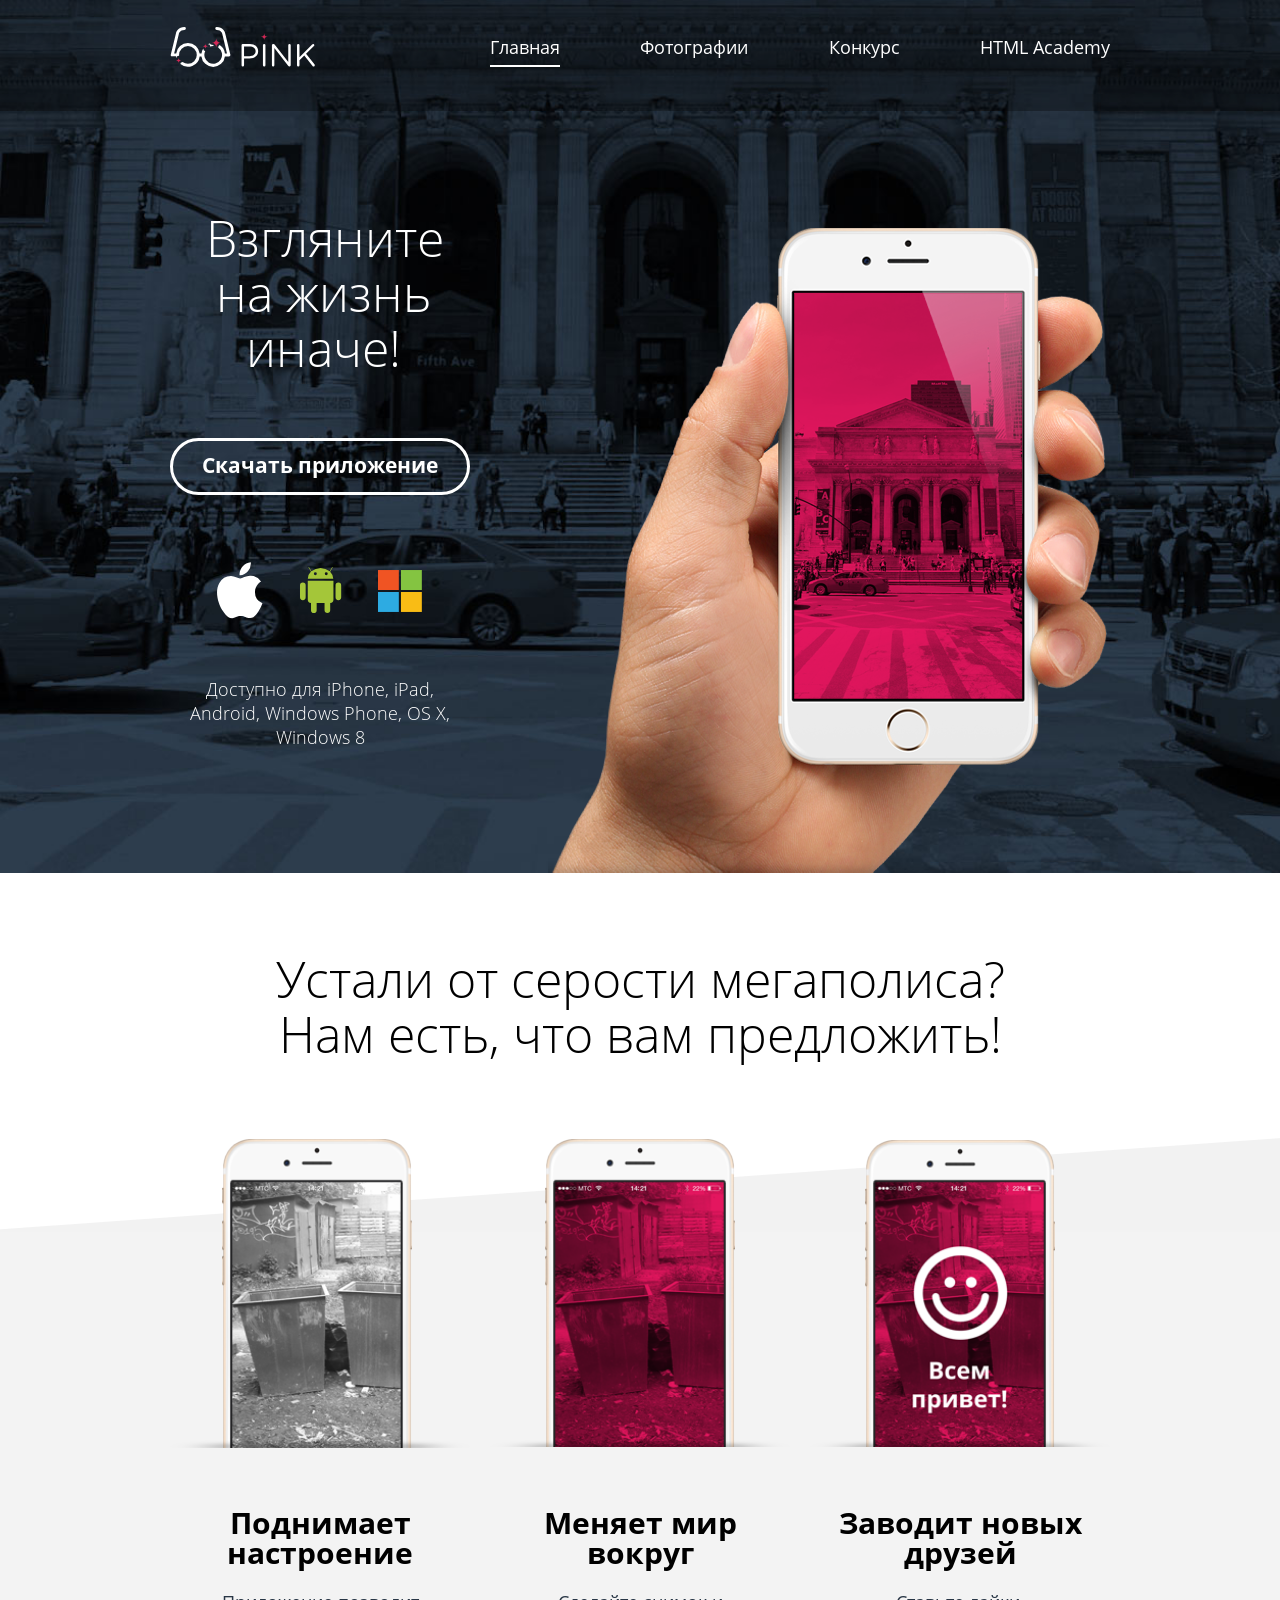
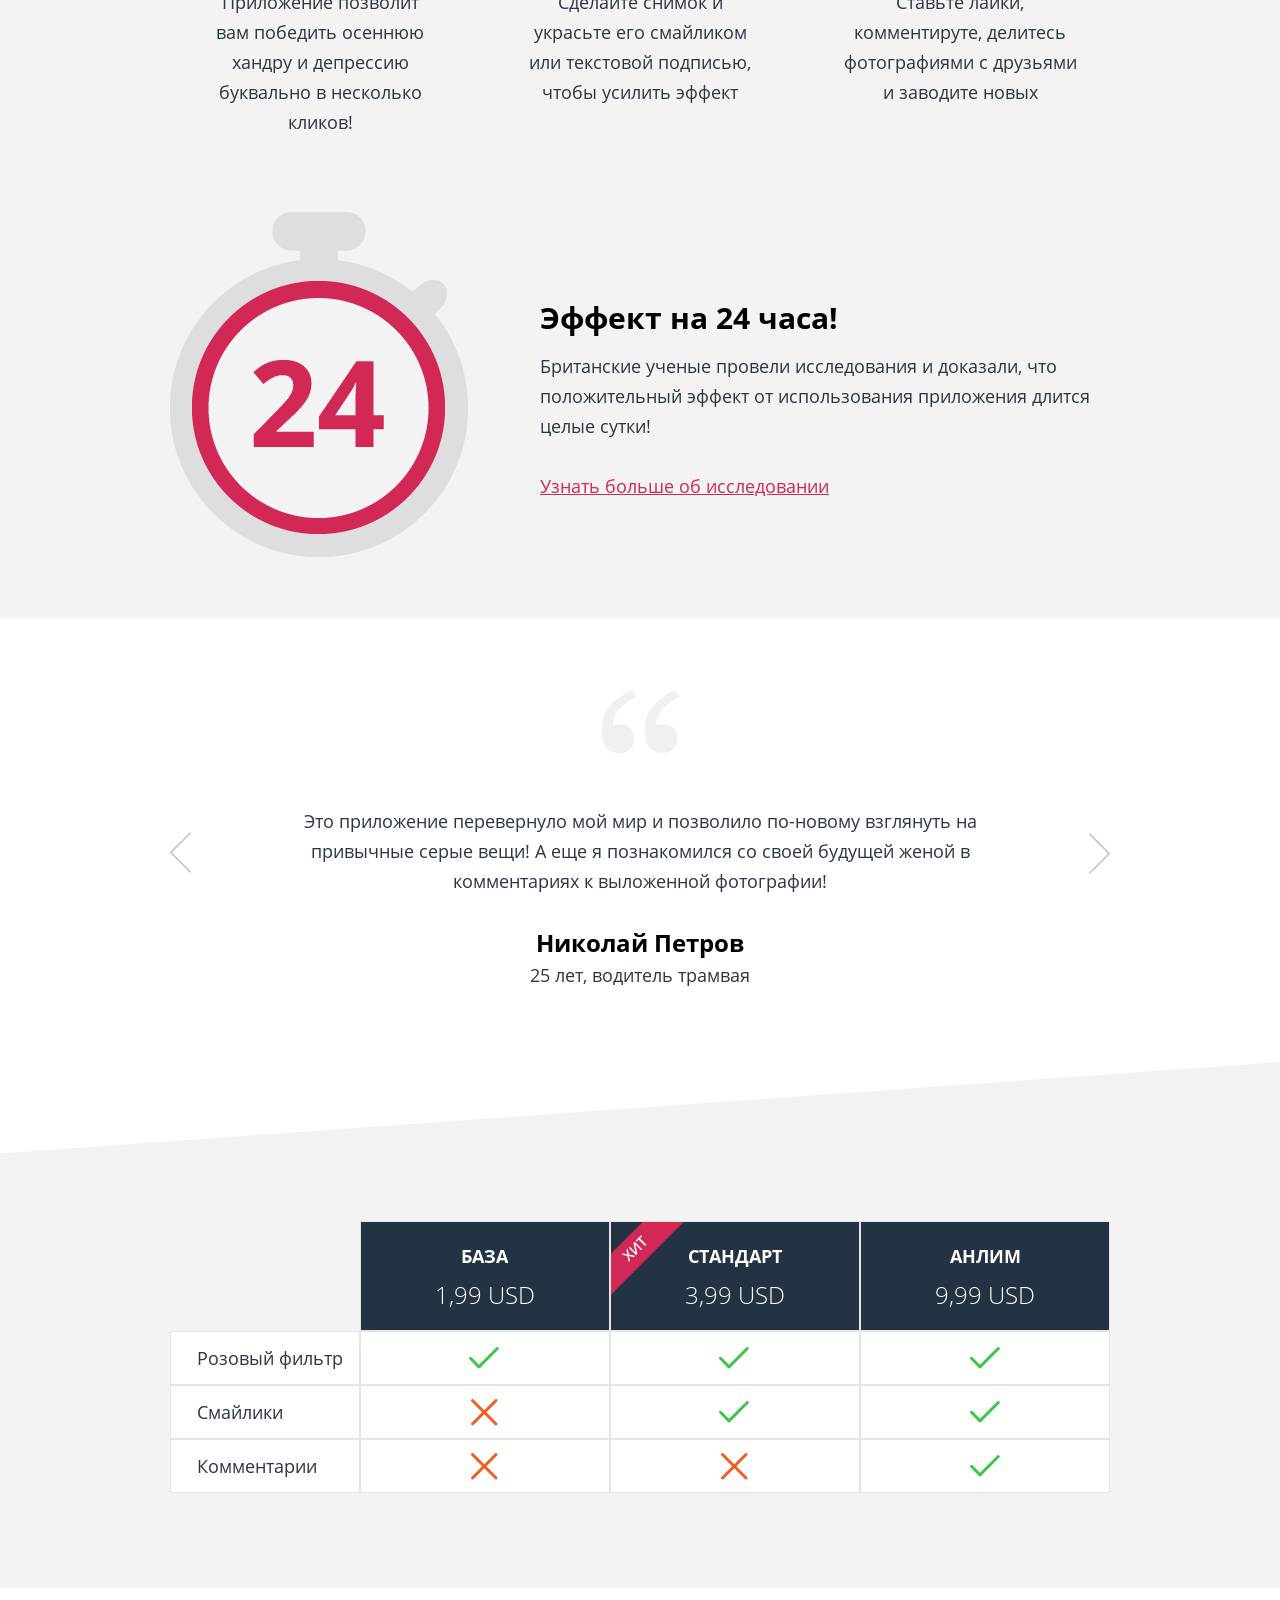
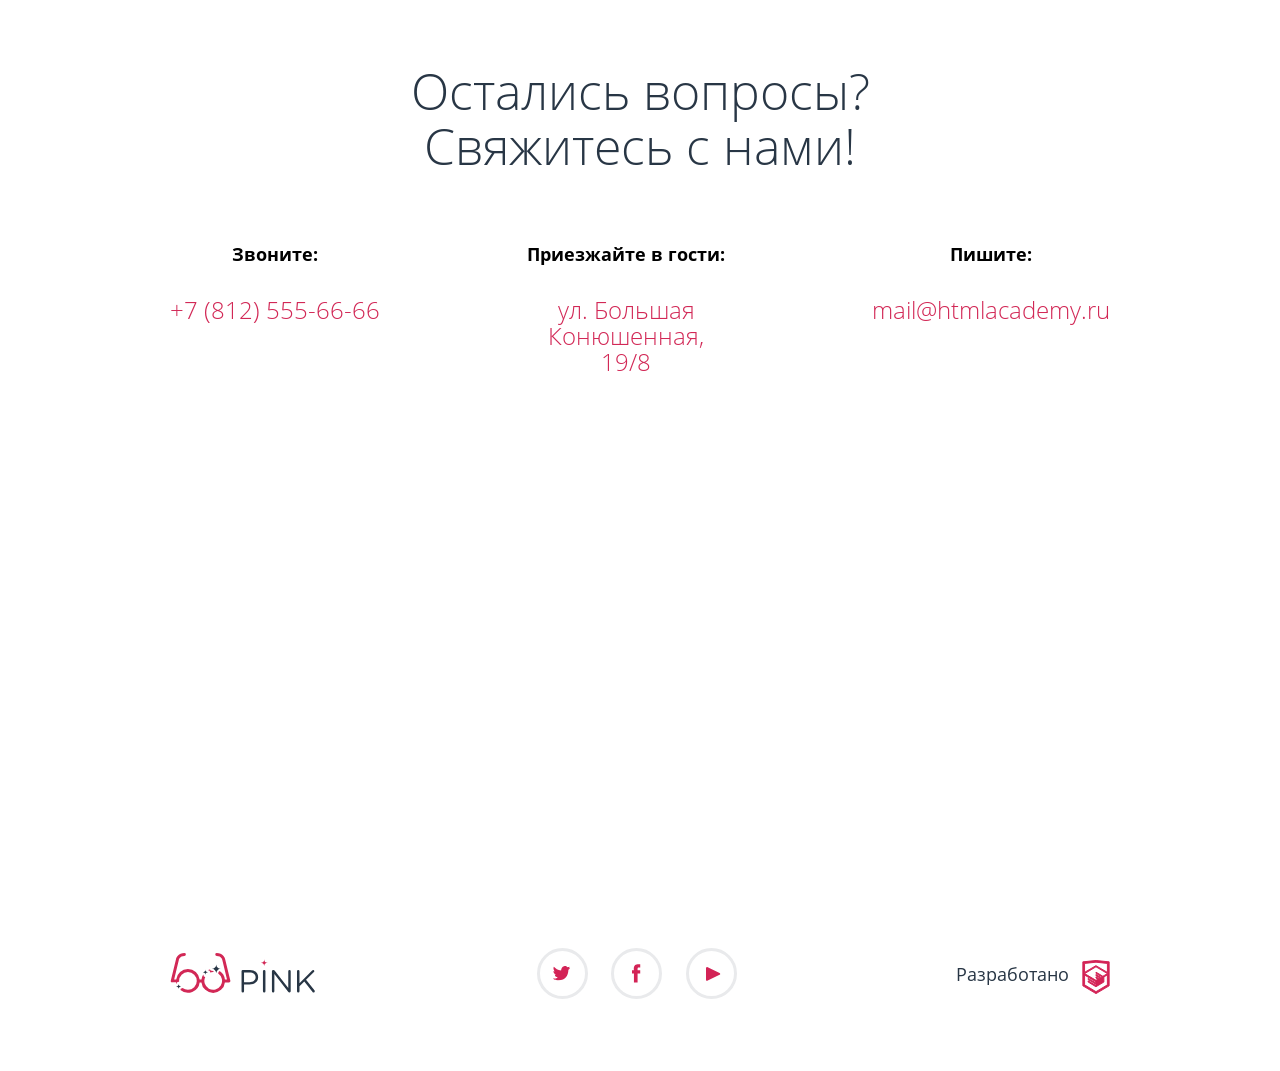
<file: builds/build_ver-Mon_Sep_11_2017_18_57_48/index.html>
<!doctype html>
<html class="no-js" lang="ru">

    <head>
        <meta charset="utf-8">
        <meta http-equiv="x-ua-compatible" content="ie=edge">
        <title>Главная страница</title>
        <meta content="" name="description">
        <meta content="" name="keywords">
        <meta name="viewport" content="width=device-width, initial-scale=1">

        <meta content="telephone=no" name="format-detection">
        <!-- This make sence for mobile browsers. It means, that content has been optimized for mobile browsers -->
        <meta name="HandheldFriendly" content="true">


        <!--[if (gt IE 9)|!(IE)]><!-->
        <link href="static/css/mainoei5tawnub0uzavvaemi.min.css" rel="stylesheet" type="text/css">
        <!--<![endif]-->

        <meta property="og:title" content="" />
        <meta property="og:url" content="" />
        <meta property="og:description" content="" />
        <meta property="og:image" content="" />
        <meta property="og:image:type" content="image/jpeg" />
        <meta property="og:image:width" content="500" />
        <meta property="og:image:height" content="300" />
        <meta property="twitter:description" content="" />
        <link rel="image_src" href="" />

        <link rel="icon" type="image/x-icon" href="favicon.ico">
        <script>
            (function(H){H.className=H.className.replace(/\bno-js\b/,'js')})(document.documentElement)
        </script>

    </head>

    <body class="page">

        <div class="page__wrapper">
            <header class="page-header">
                <div id="pageHeaderRowTop" class="page-header__rowTop">
                    <div class="container">
                        <nav id="mainNav" class="main-nav">
                            <div class="logo logo--header logo--active">
                                <a class="logo__link logo__link--header"></a>
                            </div>
                            <button id="mainNavButton" class="main-nav__button" type="button"></button>
                            <ul id="mainNavList" class="main-nav__list">
                                <li class="main-nav__items"><a class="main-nav__item main-nav__item--active">Главная</a>
                                </li>
                                <li class="main-nav__items"><a href="photo.html" class="main-nav__item">Фотографии</a>
                                </li>
                                <li class="main-nav__items"><a href="form.html" class="main-nav__item">Конкурс</a>
                                </li>
                                <li class="main-nav__items"><a href="https://htmlacademy.ru/" class="main-nav__item">HTML Academy</a>
                                </li>
                            </ul>
                        </nav>
                    </div>
                </div>
                <div class="page-header__rowContent">
                    <div class="container">
                        <div class="page-header__rowContent-wrap">
                            <h1 class="page-header__headline">Взгляните на жизнь иначе!</h1>
                            <a href="#" class="page-header__rowContent-link">Скачать приложение</a>
                            <ul class="page-header__rowContent-list">
                                <li class="page-header__rowContent-items">
                                    <a class="page-header__rowContent-item page-header__rowContent-item--apple" href="#"></a>
                                </li>
                                <li class="page-header__rowContent-items">
                                    <a class="page-header__rowContent-item page-header__rowContent-item--android" href="#"></a>
                                </li>
                                <li class="page-header__rowContent-items">
                                    <a class="page-header__rowContent-item page-header__rowContent-item--microsoft" href="#"></a>
                                </li>
                            </ul>
                            <p class="page-header__rowContent-text">Доступно для iPhone, iPad, Android, Windows Phone, OS X, Windows 8</p>
                        </div>
                    </div>
                </div>
            </header>
            <main class="page-content">
                <div class="page-title">
                    <div class="container">
                        <h2 class="page-title__headline">Устали от серости мегаполиса? Нам есть, что вам предложить!</h2>
                    </div>
                </div>
                <div class="bg-line"></div>
                <div class="advantage">
                    <div class="container">
                        <div class="advantage__wrap">
                            <div class="advantage__wrap-blocks">
                                <div class="advantage__block">
                                    <div class="advantage__img">
                                        <img src="static/img/content/advantage-img1.png" alt="Фото1">
                                    </div>
                                    <div class="advantage__content advantage__content--position1">
                                        <h2 class="advantage__headline">Поднимает настроение</h2>
                                        <p class="advantage__text">Приложение позволит вам победить осеннюю хандру и депрессию буквально в несколько кликов!</p>
                                    </div>
                                </div>
                                <div class="advantage__block">
                                    <div class="advantage__img">
                                        <img src="static/img/content/advantage-img2.png" alt="Фото2">
                                    </div>
                                    <div class="advantage__content advantage__content--position2">
                                        <h2 class="advantage__headline">Меняет мир вокруг</h2>
                                        <p class="advantage__text">Сделайте снимок и украсьте его смайликом или текстовой подписью, чтобы усилить эффект</p>
                                    </div>
                                </div>
                                <div class="advantage__block">
                                    <div class="advantage__img">
                                        <picture>
                                            <source media="(max-width: 940px) and (min-width: 611px)" srcset="static/img/content/advantage-img3-tablet.png">
                                                <source media="(max-width: 610px)" srcset="static/img/content/advantage-img3-mobile.png">
                                                    <img src="static/img/content/advantage-img3.png" alt="Фото3">
                                        </picture>
                                    </div>
                                    <div class="advantage__content advantage__content--position3">
                                        <h2 class="advantage__headline">Заводит новых друзей</h2>
                                        <p class="advantage__text">Ставьте лайки, комментируте, делитесь фотографиями с друзьями и заводите новых</p>
                                    </div>
                                </div>
                            </div>
                            <div class="advantage__wrap-hours">
                                <div class="advantage__hours-content">
                                    <h2 class="advantage__hours-headline">Эффект на 24 часа!</h2>
                                    <p class="advantage__hours-text">Британские ученые провели исследования и доказали, что положительный эффект от использования приложения длится целые сутки!</p>
                                    <a href="#" class="advantage__hours-link">Узнать больше об исследовании</a>
                                </div>
                            </div>
                        </div>
                    </div>
                </div>
                <div class="reviews">
                    <div class="container">
                        <div class="reviews__wrap">
                            <div id="reviewsSlider" class="reviews__slider owl-carousel">
                                <div>
                                    <div class="reviews__slide">
                                        <p class="reviews__text">Это приложение перевернуло мой мир и позволило по-новому взглянуть на привычные серые вещи! А еще я познакомился со своей будущей женой в комментариях к выложенной фотографии!</p>
                                        <p class="reviews__userName">Николай Петров</p>
                                        <p class="reviews__userDescription">25 лет, водитель трамвая</p>
                                    </div>
                                </div>
                                <div>
                                    <div class="reviews__slide">
                                        <p class="reviews__text">Lorem ipsum dolor sit amet, consectetur adipisicing elit. Natus provident cupiditate corporis, autem laudantium deleniti asperiores obcaecati voluptatem incidunt laborum voluptatum qui maxime ullam praesentium repudiandae,
                                            necessitatibus explicabo eos quod.</p>
                                        <p class="reviews__userName">Lorem ipsum</p>
                                        <p class="reviews__userDescription">25 лет</p>
                                    </div>
                                </div>
                                <div>
                                    <div class="reviews__slide">
                                        <p class="reviews__text">Lorem ipsum dolor sit amet, consectetur adipisicing elit. Itaque doloribus magnam rerum reiciendis voluptatibus quam aliquid, ut amet esse molestias, nobis ipsam rem quidem consectetur nesciunt quasi sit aliquam
                                            tenetur!</p>
                                        <p class="reviews__userName">Николай Петров</p>
                                        <p class="reviews__userDescription">25 лет, водитель трамвая</p>
                                    </div>
                                </div>
                            </div>
                        </div>
                    </div>
                </div>
                <div class="bg-line"></div>
                <div class="payment">
                    <div class="container">
                        <div class="payment__wrap">

                            <ul class="payment__list payment__list--description">
                                <li class="payment__items">Розовый фильтр</li>
                                <li class="payment__items">Смайлики</li>
                                <li class="payment__items">Комментарии</li>
                            </ul>

                            <div id="paymentSlider" class="payment__slider">
                                <ul class="payment__list payment__list--base">
                                    <li class="payment__items payment__items--title">
                                        <h2 class="payment__itemHeadline">База</h2>
                                        <p class="payment__itemPrice">1,99 USD</p>
                                    </li>
                                    <li class="payment__items payment__items--confirm">Розовый фильтр</li>
                                    <li class="payment__items payment__items--none">Смайлики</li>
                                    <li class="payment__items payment__items--none">Комментарии</li>
                                </ul>


                                <ul class="payment__list payment__list--standart">
                                    <li class="payment__items payment__items--title payment__items--hit">
                                        <h2 class="payment__itemHeadline">Стандарт</h2>
                                        <p class="payment__itemPrice">3,99 USD</p>
                                    </li>
                                    <li class="payment__items payment__items--confirm">Розовый фильтр</li>
                                    <li class="payment__items payment__items--confirm">Смайлики</li>
                                    <li class="payment__items payment__items--none">Комментарии</li>
                                </ul>


                                <ul class="payment__list payment__list--unlim">
                                    <li class="payment__items payment__items--title">
                                        <h2 class="payment__itemHeadline">Анлим</h2>
                                        <p class="payment__itemPrice">9,99 USD</p>
                                    </li>
                                    <li class="payment__items payment__items--confirm">Розовый фильтр</li>
                                    <li class="payment__items payment__items--confirm">Смайлики</li>
                                    <li class="payment__items payment__items--confirm">Комментарии</li>
                                </ul>
                            </div>
                        </div>
                    </div>
                </div>
                <div class="address">
                    <div class="container">
                        <div class="address__wrap">
                            <h2 class="address__headline">Остались вопросы? Свяжитесь с нами!</h2>
                            <div class="address__row">
                                <div class="address__block">
                                    <h2 class="address__block-headline">Звоните:</h2>
                                    <a href="tel:+7(812)555-66-66" class="address__block-text">+7 (812) 555-66-66</a>
                                </div>
                                <div class="address__block address__block--street">
                                    <h2 class="address__block-headline">Приезжайте в гости:</h2>
                                    <p href="tel:+7(812)555-66-66" class="address__block-text">ул. Большая Конюшенная, 19/8</p>
                                </div>
                                <div class="address__block address__block--mail">
                                    <h2 class="address__block-headline">Пишите:</h2>
                                    <a href="mailto:+7(812)555-66-66" class="address__block-text">mail@htmlacademy.ru</a>
                                </div>
                            </div>
                        </div>
                    </div>
                </div>
                <div class="bg-line bg-line--address"></div>
                <div class="map">
                    <script type="text/javascript" charset="utf-8" async src="https://api-maps.yandex.ru/services/constructor/1.0/js/?um=constructor%3A8dccbce9b28743333c9d1acde93e3834c7e74a7f4100c9c537294a890972ea92&amp;width=100%25&amp;height=100%&amp;lang=ru_RU&amp;scroll=true"></script>
                </div>
            </main>
            <footer class="page-footer">
                <div class="container">
                    <div class="page-footer__wrap">
                        <div class="logo logo--footer-active">
                            <a class="logo__link logo__link--footer"></a>
                        </div>
                        <div class="socials">
                            <a href="#" class="socials__link socials__link--tw"></a>
                            <a href="#" class="socials__link socials__link--fb"></a>
                            <a href="#" class="socials__link socials__link--yt"></a>
                        </div>
                        <div class="copyright">
                            <a class="copyright__link" href="https://htmlacademy.ru/">Разработано</a>
                        </div>
                    </div>
                </div>
            </footer>
        </div>
        <script src="https://ajax.googleapis.com/ajax/libs/jquery/3.2.1/jquery.min.js"></script>



        <!-- Main scripts. You can replace it, but I recommend you to leave it here     -->
        <script src="static/js/mainoei5tawnub0uzavvaemi.min.js"></script>
    </body>

</html>
</file>
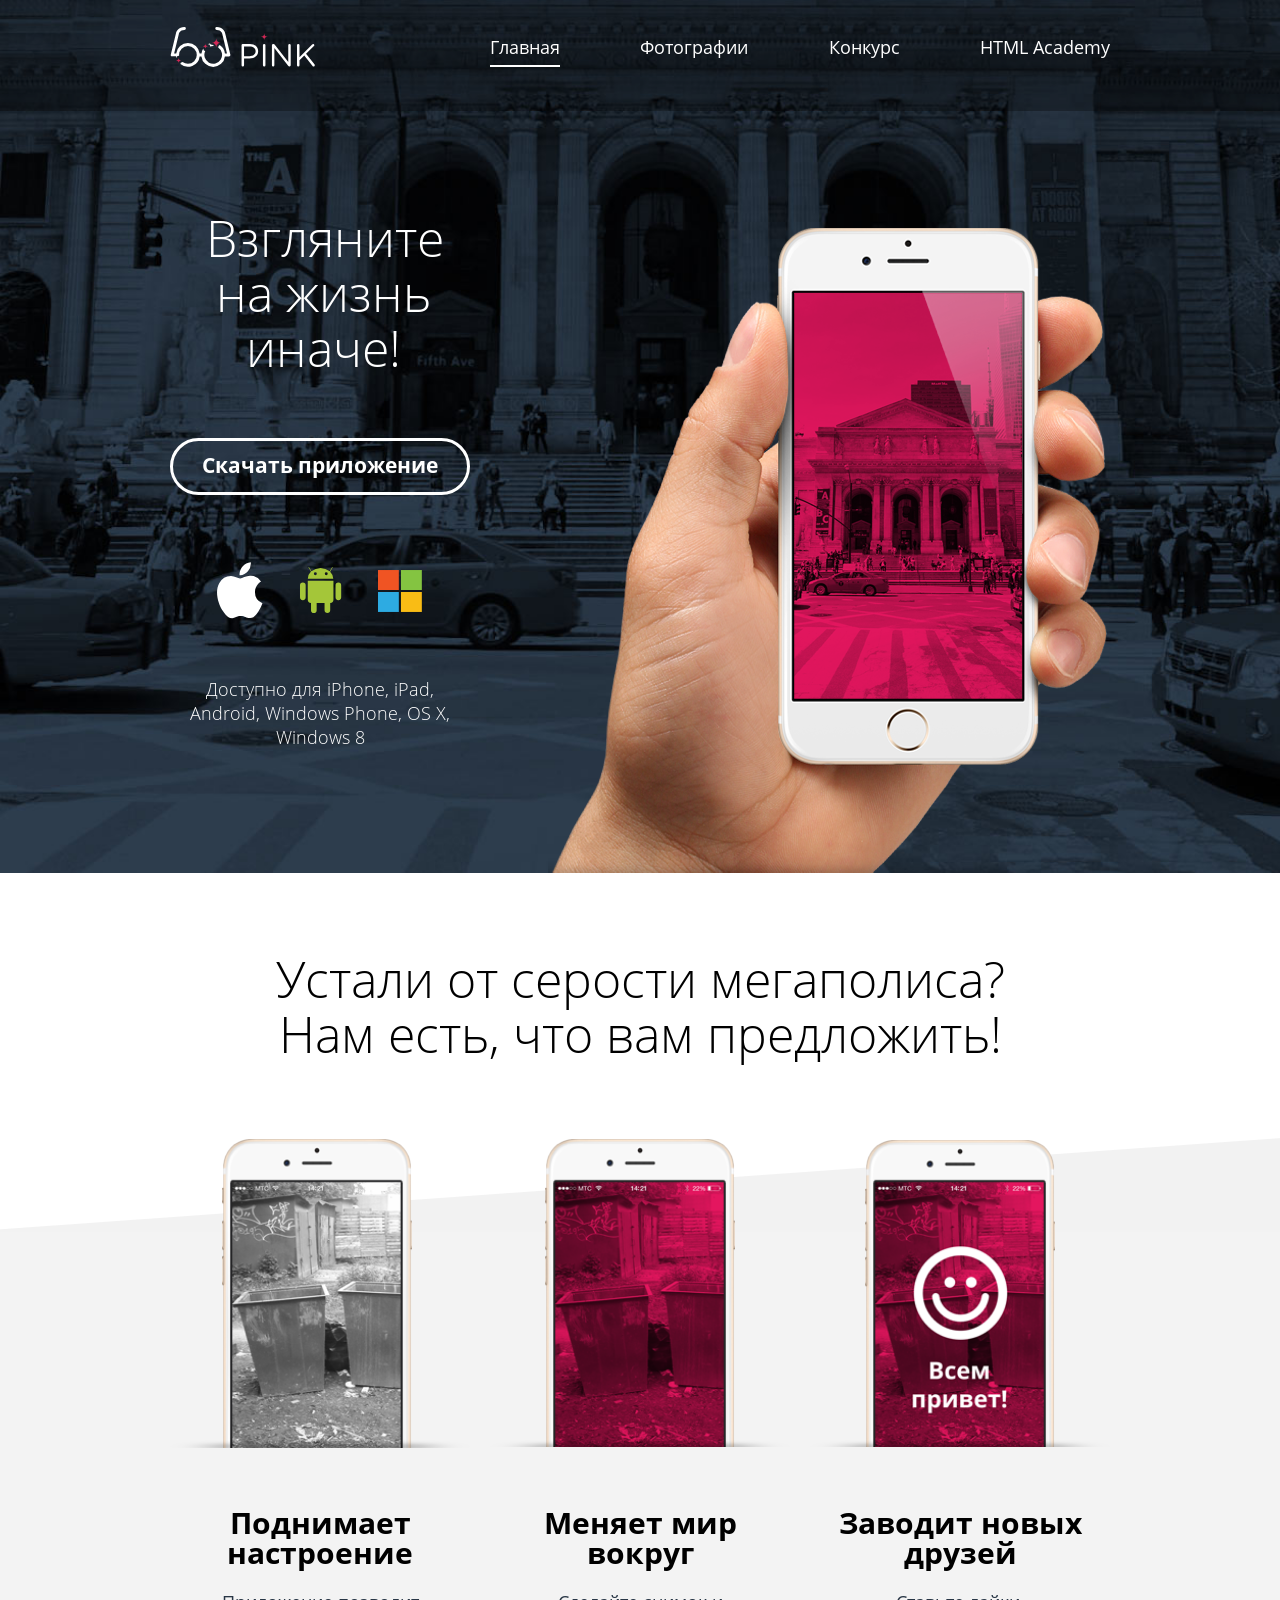
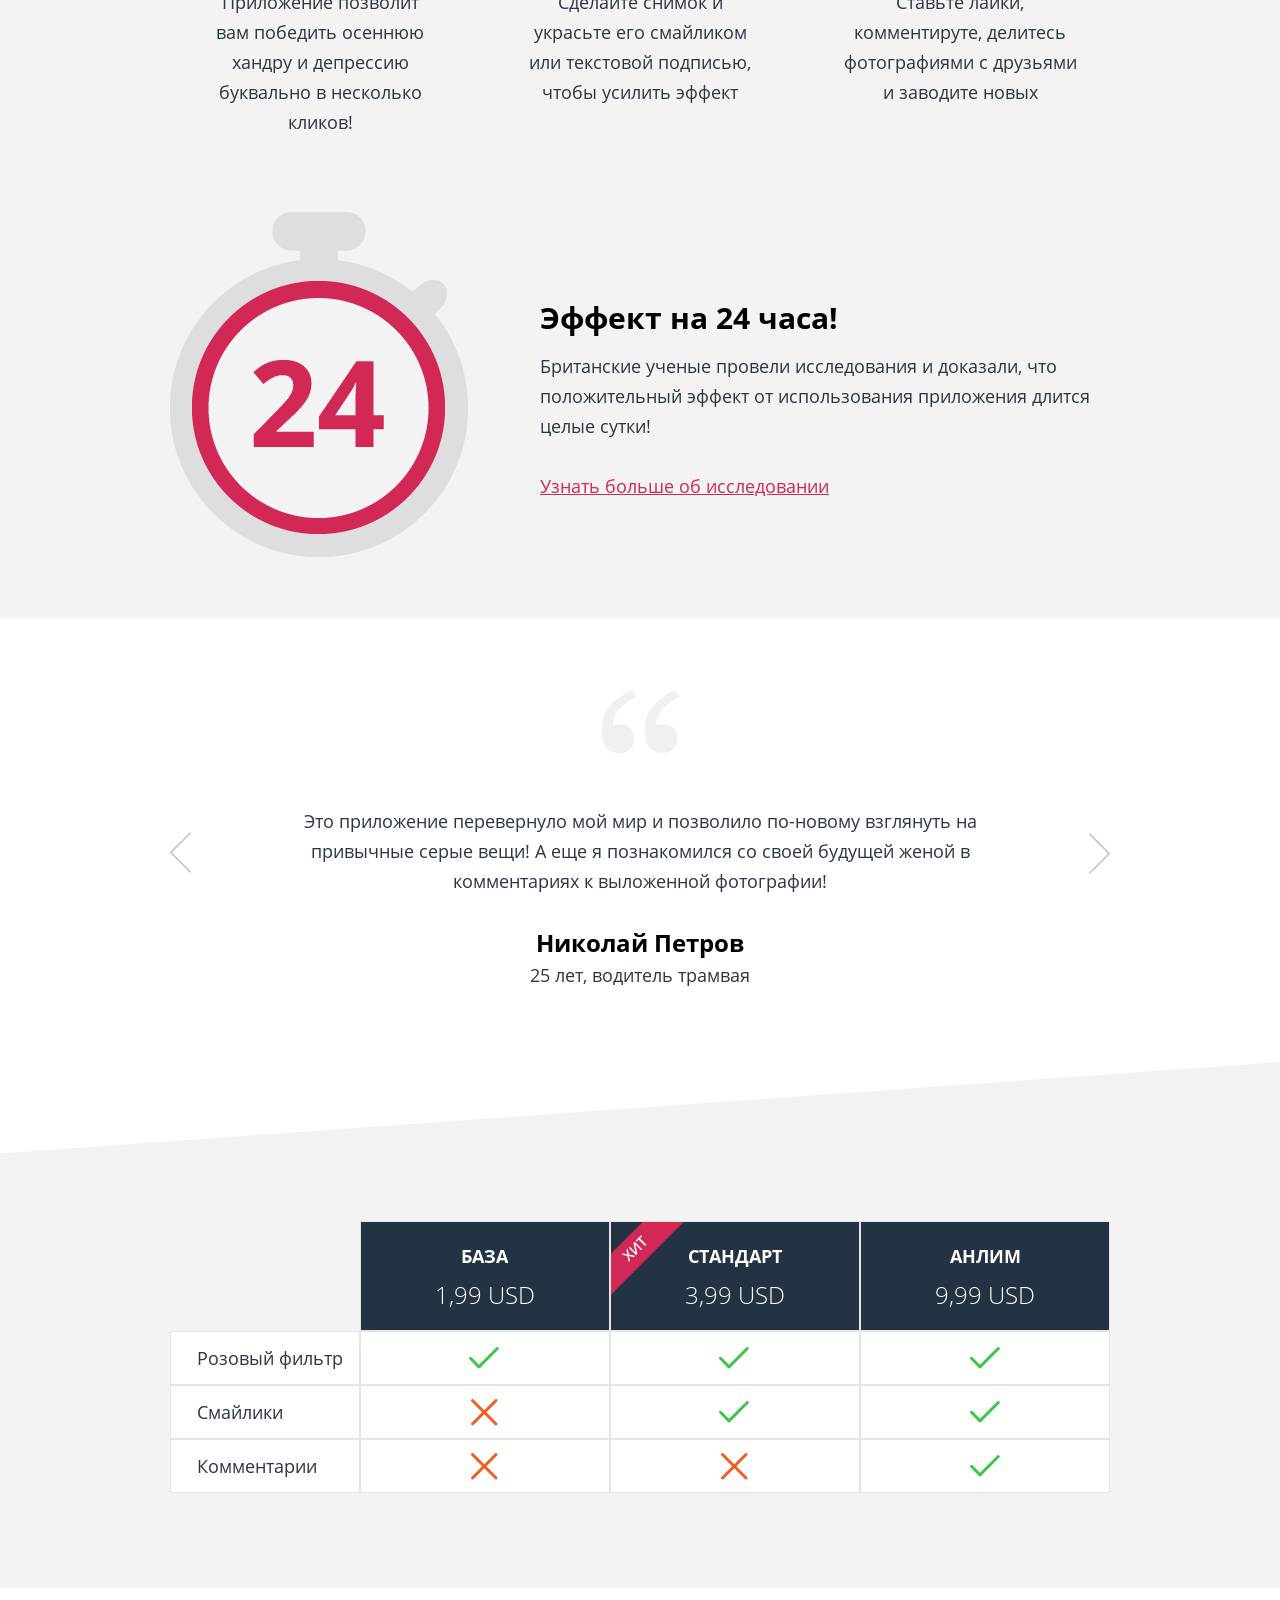
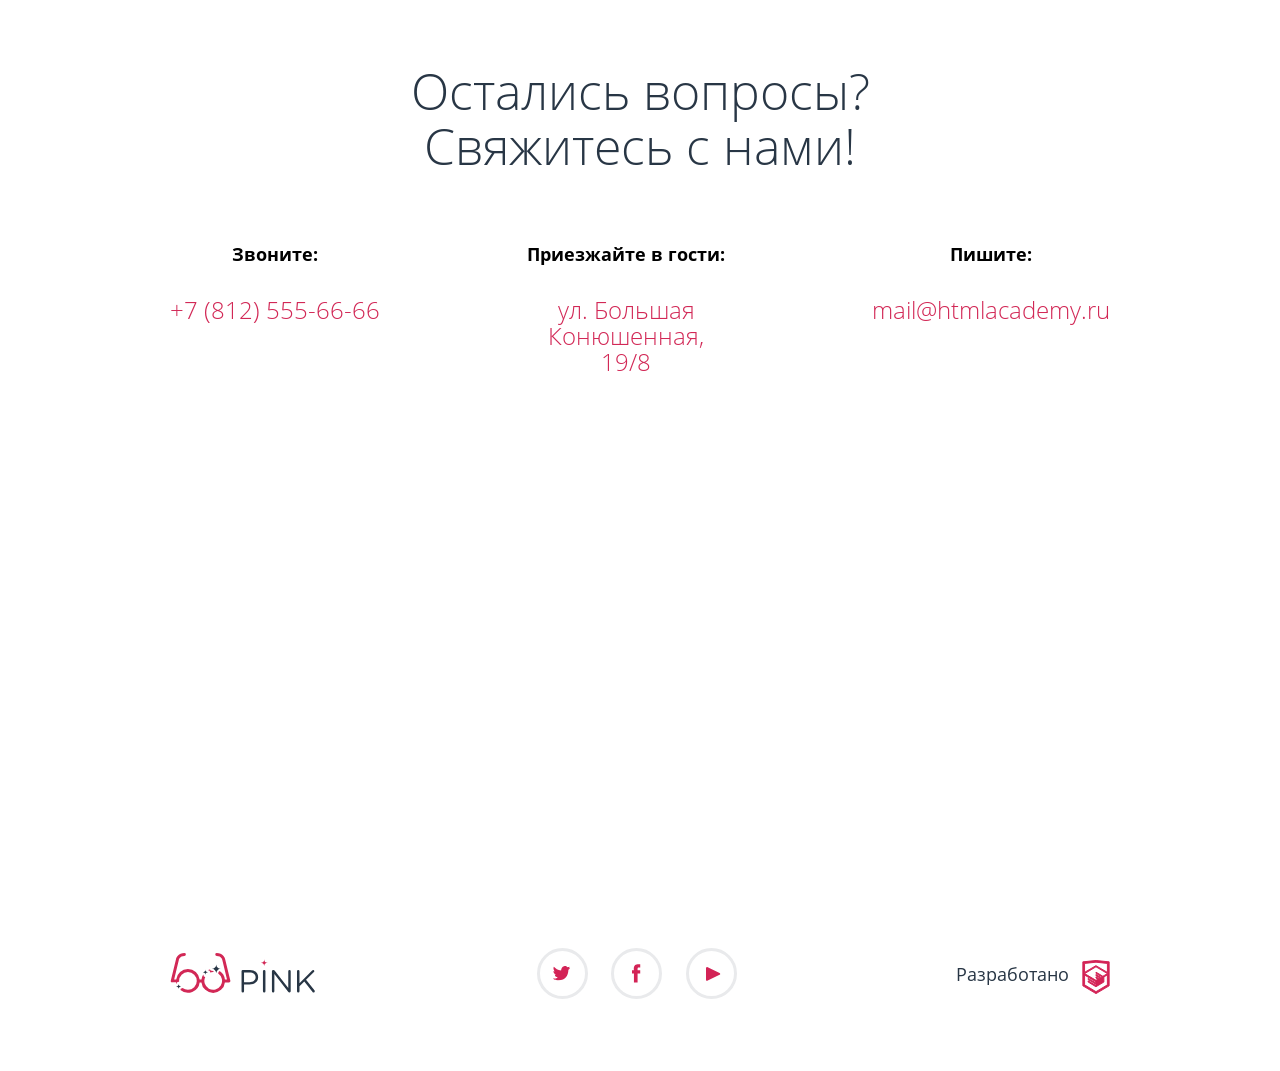
<file: builds/build_ver-Tue_Sep_12_2017_15_12_46/index.html>
<!doctype html>
<html class="no-js" lang="ru">

    <head>
        <meta charset="utf-8">
        <meta http-equiv="x-ua-compatible" content="ie=edge">
        <title>Главная страница</title>
        <meta content="" name="description">
        <meta content="" name="keywords">
        <meta name="viewport" content="width=device-width, initial-scale=1">

        <meta content="telephone=no" name="format-detection">
        <!-- This make sence for mobile browsers. It means, that content has been optimized for mobile browsers -->
        <meta name="HandheldFriendly" content="true">


        <!--[if (gt IE 9)|!(IE)]><!-->
        <link href="static/css/mainnhthh481au2uzncdi.min.css" rel="stylesheet" type="text/css">
        <!--<![endif]-->

        <meta property="og:title" content="" />
        <meta property="og:url" content="" />
        <meta property="og:description" content="" />
        <meta property="og:image" content="" />
        <meta property="og:image:type" content="image/jpeg" />
        <meta property="og:image:width" content="500" />
        <meta property="og:image:height" content="300" />
        <meta property="twitter:description" content="" />
        <link rel="image_src" href="" />

        <link rel="icon" type="image/x-icon" href="favicon.ico">
        <script>
            (function(H){H.className=H.className.replace(/\bno-js\b/,'js')})(document.documentElement)
        </script>

    </head>

    <body class="page">

        <div class="page__wrapper">
            <header class="page-header">
                <div id="pageHeaderRowTop" class="page-header__rowTop">
                    <div class="container">
                        <nav id="mainNav" class="main-nav">
                            <div class="logo logo--header logo--active">
                                <a class="logo__link logo__link--header"></a>
                            </div>
                            <button id="mainNavButton" class="main-nav__button" type="button"></button>
                            <ul id="mainNavList" class="main-nav__list">
                                <li class="main-nav__items"><a class="main-nav__item main-nav__item--active">Главная</a>
                                </li>
                                <li class="main-nav__items"><a href="photo.html" class="main-nav__item">Фотографии</a>
                                </li>
                                <li class="main-nav__items"><a href="form.html" class="main-nav__item">Конкурс</a>
                                </li>
                                <li class="main-nav__items"><a href="https://htmlacademy.ru/" class="main-nav__item">HTML Academy</a>
                                </li>
                            </ul>
                        </nav>
                    </div>
                </div>
                <div class="page-header__rowContent">
                    <div class="container">
                        <div class="page-header__rowContent-wrap">
                            <h1 class="page-header__headline">Взгляните на жизнь иначе!</h1>
                            <a href="#" class="page-header__rowContent-link">Скачать приложение</a>
                            <ul class="page-header__rowContent-list">
                                <li class="page-header__rowContent-items">
                                    <a class="page-header__rowContent-item page-header__rowContent-item--apple" href="#"></a>
                                </li>
                                <li class="page-header__rowContent-items">
                                    <a class="page-header__rowContent-item page-header__rowContent-item--android" href="#"></a>
                                </li>
                                <li class="page-header__rowContent-items">
                                    <a class="page-header__rowContent-item page-header__rowContent-item--microsoft" href="#"></a>
                                </li>
                            </ul>
                            <p class="page-header__rowContent-text">Доступно для iPhone, iPad, Android, Windows Phone, OS X, Windows 8</p>
                        </div>
                    </div>
                </div>
            </header>
            <main class="page-content">
                <div class="page-title">
                    <div class="container">
                        <h2 class="page-title__headline">Устали от серости мегаполиса? Нам есть, что вам предложить!</h2>
                    </div>
                </div>
                <div class="bg-line"></div>
                <div class="advantage">
                    <div class="container">
                        <div class="advantage__wrap">
                            <div class="advantage__wrap-blocks">
                                <div class="advantage__block">
                                    <div class="advantage__img">
                                        <img src="static/img/content/advantage-img1.png" alt="Фото1">
                                    </div>
                                    <div class="advantage__content advantage__content--position1">
                                        <h2 class="advantage__headline">Поднимает настроение</h2>
                                        <p class="advantage__text">Приложение позволит вам победить осеннюю хандру и депрессию буквально в несколько кликов!</p>
                                    </div>
                                </div>
                                <div class="advantage__block">
                                    <div class="advantage__img">
                                        <img src="static/img/content/advantage-img2.png" alt="Фото2">
                                    </div>
                                    <div class="advantage__content advantage__content--position2">
                                        <h2 class="advantage__headline">Меняет мир вокруг</h2>
                                        <p class="advantage__text">Сделайте снимок и украсьте его смайликом или текстовой подписью, чтобы усилить эффект</p>
                                    </div>
                                </div>
                                <div class="advantage__block">
                                    <div class="advantage__img">
                                        <picture>
                                            <source media="(max-width: 940px) and (min-width: 611px)" srcset="static/img/content/advantage-img3-tablet.png">
                                                <source media="(max-width: 610px)" srcset="static/img/content/advantage-img3-mobile.png">
                                                    <img src="static/img/content/advantage-img3.png" alt="Фото3">
                                        </picture>
                                    </div>
                                    <div class="advantage__content advantage__content--position3">
                                        <h2 class="advantage__headline">Заводит новых друзей</h2>
                                        <p class="advantage__text">Ставьте лайки, комментируте, делитесь фотографиями с друзьями и заводите новых</p>
                                    </div>
                                </div>
                            </div>
                            <div class="advantage__wrap-hours">
                                <div class="advantage__hours-content">
                                    <h2 class="advantage__hours-headline">Эффект на 24 часа!</h2>
                                    <p class="advantage__hours-text">Британские ученые провели исследования и доказали, что положительный эффект от использования приложения длится целые сутки!</p>
                                    <a href="#" class="advantage__hours-link">Узнать больше об исследовании</a>
                                </div>
                            </div>
                        </div>
                    </div>
                </div>
                <div class="reviews">
                    <div class="container">
                        <div class="reviews__wrap">
                            <div id="reviewsSlider" class="reviews__slider owl-carousel">
                                <div>
                                    <div class="reviews__slide">
                                        <p class="reviews__text">Это приложение перевернуло мой мир и позволило по-новому взглянуть на привычные серые вещи! А еще я познакомился со своей будущей женой в комментариях к выложенной фотографии!</p>
                                        <p class="reviews__userName">Николай Петров</p>
                                        <p class="reviews__userDescription">25 лет, водитель трамвая</p>
                                    </div>
                                </div>
                                <div>
                                    <div class="reviews__slide">
                                        <p class="reviews__text">Lorem ipsum dolor sit amet, consectetur adipisicing elit. Natus provident cupiditate corporis, autem laudantium deleniti asperiores obcaecati voluptatem incidunt laborum voluptatum qui maxime ullam praesentium repudiandae,
                                            necessitatibus explicabo eos quod.</p>
                                        <p class="reviews__userName">Lorem ipsum</p>
                                        <p class="reviews__userDescription">25 лет</p>
                                    </div>
                                </div>
                                <div>
                                    <div class="reviews__slide">
                                        <p class="reviews__text">Lorem ipsum dolor sit amet, consectetur adipisicing elit. Itaque doloribus magnam rerum reiciendis voluptatibus quam aliquid, ut amet esse molestias, nobis ipsam rem quidem consectetur nesciunt quasi sit aliquam
                                            tenetur!</p>
                                        <p class="reviews__userName">Николай Петров</p>
                                        <p class="reviews__userDescription">25 лет, водитель трамвая</p>
                                    </div>
                                </div>
                            </div>
                        </div>
                    </div>
                </div>
                <div class="bg-line"></div>
                <div class="payment">
                    <div class="container">
                        <div class="payment__wrap">

                            <ul class="payment__list payment__list--description">
                                <li class="payment__items">Розовый фильтр</li>
                                <li class="payment__items">Смайлики</li>
                                <li class="payment__items">Комментарии</li>
                            </ul>

                            <div id="paymentSlider" class="payment__slider">
                                <ul class="payment__list payment__list--base">
                                    <li class="payment__items payment__items--title">
                                        <h2 class="payment__itemHeadline">База</h2>
                                        <p class="payment__itemPrice">1,99 USD</p>
                                    </li>
                                    <li class="payment__items payment__items--confirm">Розовый фильтр</li>
                                    <li class="payment__items payment__items--none">Смайлики</li>
                                    <li class="payment__items payment__items--none">Комментарии</li>
                                </ul>


                                <ul class="payment__list payment__list--standart">
                                    <li class="payment__items payment__items--title payment__items--hit">
                                        <h2 class="payment__itemHeadline">Стандарт</h2>
                                        <p class="payment__itemPrice">3,99 USD</p>
                                    </li>
                                    <li class="payment__items payment__items--confirm">Розовый фильтр</li>
                                    <li class="payment__items payment__items--confirm">Смайлики</li>
                                    <li class="payment__items payment__items--none">Комментарии</li>
                                </ul>


                                <ul class="payment__list payment__list--unlim">
                                    <li class="payment__items payment__items--title">
                                        <h2 class="payment__itemHeadline">Анлим</h2>
                                        <p class="payment__itemPrice">9,99 USD</p>
                                    </li>
                                    <li class="payment__items payment__items--confirm">Розовый фильтр</li>
                                    <li class="payment__items payment__items--confirm">Смайлики</li>
                                    <li class="payment__items payment__items--confirm">Комментарии</li>
                                </ul>
                            </div>
                        </div>
                    </div>
                </div>
                <div class="address">
                    <div class="container">
                        <div class="address__wrap">
                            <h2 class="address__headline">Остались вопросы? Свяжитесь с нами!</h2>
                            <div class="address__row">
                                <div class="address__block">
                                    <h2 class="address__block-headline">Звоните:</h2>
                                    <a href="tel:+7(812)555-66-66" class="address__block-text">+7 (812) 555-66-66</a>
                                </div>
                                <div class="address__block address__block--street">
                                    <h2 class="address__block-headline">Приезжайте в гости:</h2>
                                    <p href="tel:+7(812)555-66-66" class="address__block-text">ул. Большая Конюшенная, 19/8</p>
                                </div>
                                <div class="address__block address__block--mail">
                                    <h2 class="address__block-headline">Пишите:</h2>
                                    <a href="mailto:+7(812)555-66-66" class="address__block-text">mail@htmlacademy.ru</a>
                                </div>
                            </div>
                        </div>
                    </div>
                </div>
                <div class="bg-line bg-line--address"></div>
                <div class="map">
                    <script type="text/javascript" charset="utf-8" async src="https://api-maps.yandex.ru/services/constructor/1.0/js/?um=constructor%3A8dccbce9b28743333c9d1acde93e3834c7e74a7f4100c9c537294a890972ea92&amp;width=100%25&amp;height=100%&amp;lang=ru_RU&amp;scroll=true"></script>
                </div>
            </main>
            <footer class="page-footer">
                <div class="container">
                    <div class="page-footer__wrap">
                        <div class="logo logo--footer-active">
                            <a class="logo__link logo__link--footer"></a>
                        </div>
                        <div class="socials">
                            <a href="#" class="socials__link socials__link--tw"></a>
                            <a href="#" class="socials__link socials__link--fb"></a>
                            <a href="#" class="socials__link socials__link--yt"></a>
                        </div>
                        <div class="copyright">
                            <a class="copyright__link" href="https://htmlacademy.ru/">Разработано</a>
                        </div>
                    </div>
                </div>
            </footer>
        </div>
        <script src="https://ajax.googleapis.com/ajax/libs/jquery/3.2.1/jquery.min.js"></script>



        <!-- Main scripts. You can replace it, but I recommend you to leave it here     -->
        <script src="static/js/mainnhthh481au2uzncdi.min.js"></script>
    </body>

</html>
</file>
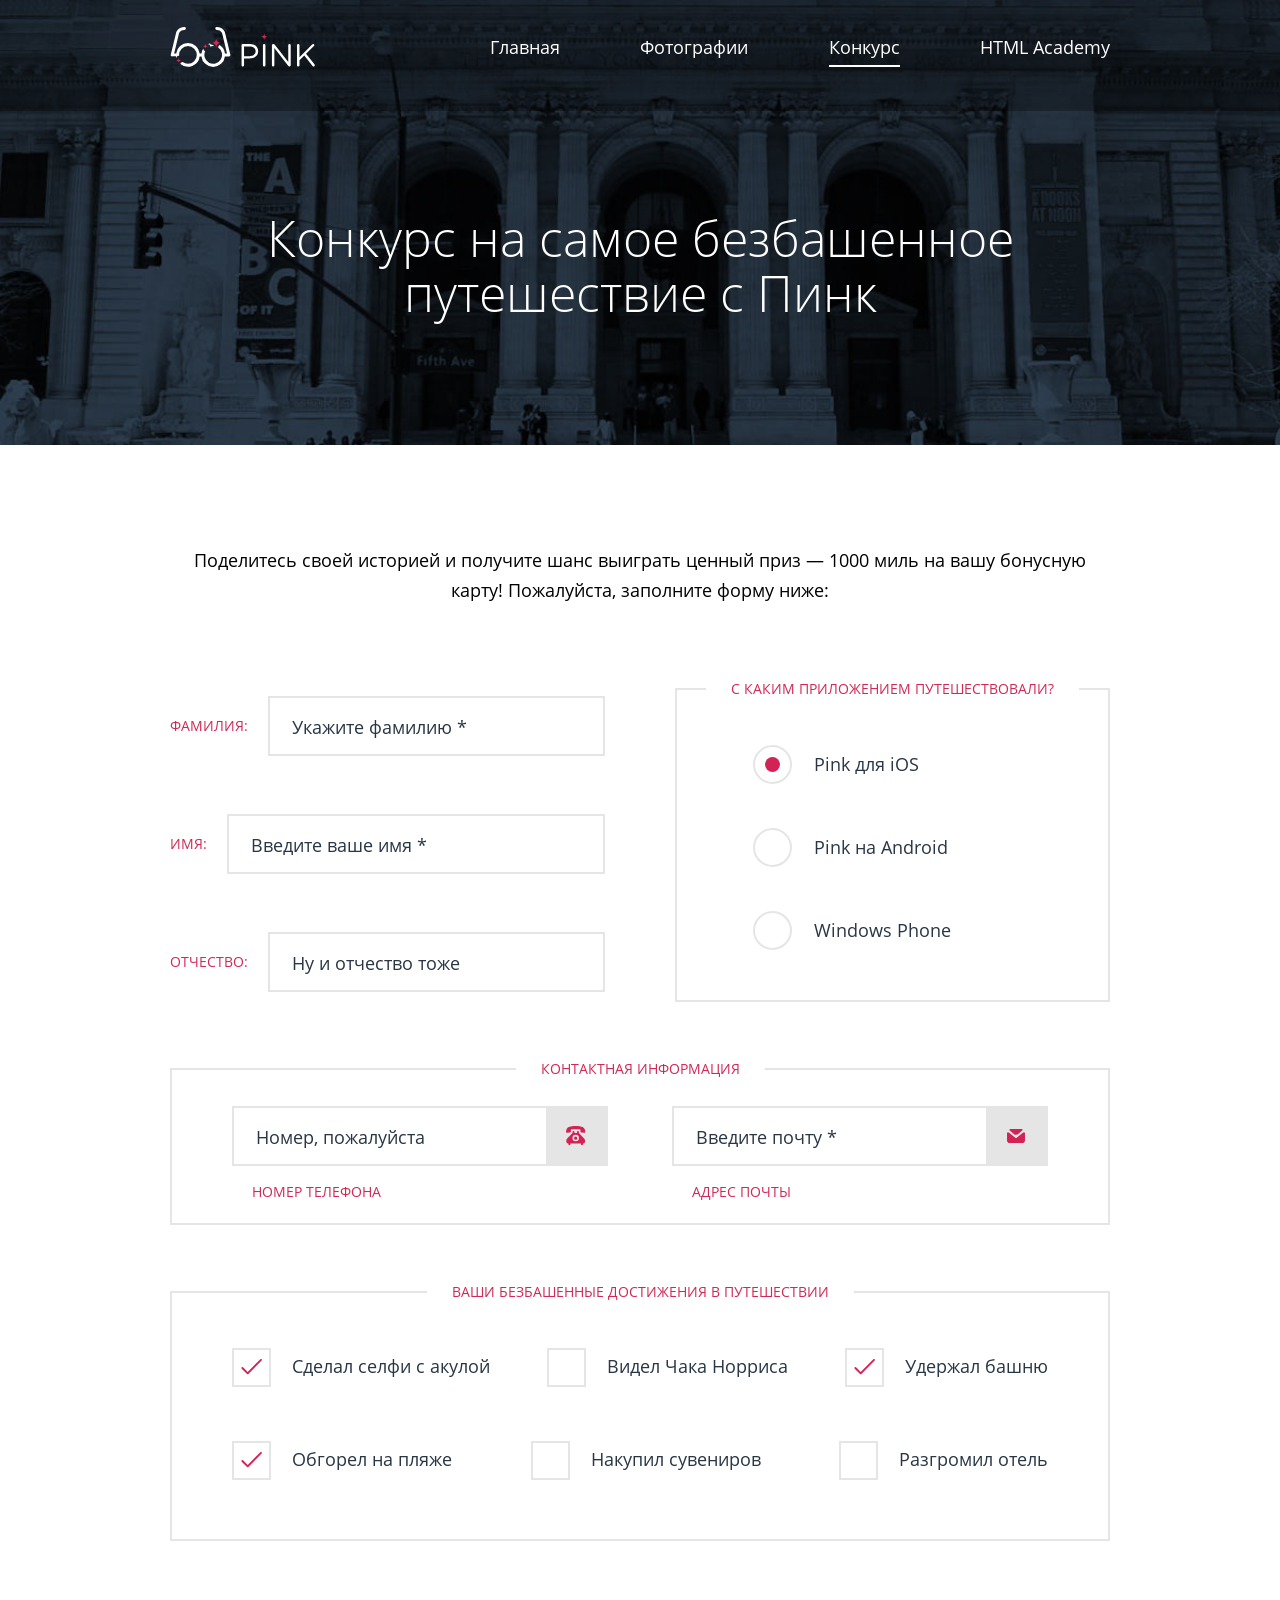
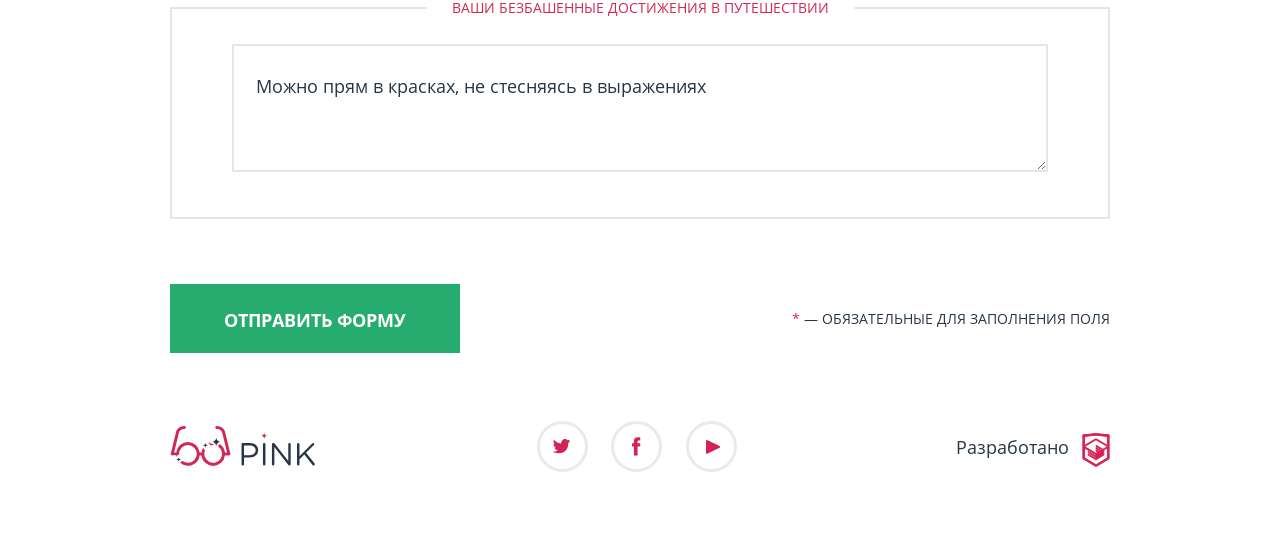
<file: builds/build_ver-Mon_Sep_11_2017_18_57_48/form.html>
<!doctype html>
<html class="no-js" lang="ru">

    <head>
        <meta charset="utf-8">
        <meta http-equiv="x-ua-compatible" content="ie=edge">
        <title>Конкурс</title>
        <meta content="" name="description">
        <meta content="" name="keywords">
        <meta name="viewport" content="width=device-width, initial-scale=1">

        <meta content="telephone=no" name="format-detection">
        <!-- This make sence for mobile browsers. It means, that content has been optimized for mobile browsers -->
        <meta name="HandheldFriendly" content="true">


        <!--[if (gt IE 9)|!(IE)]><!-->
        <link href="static/css/mainoei5tawnub0uzavvaemi.min.css" rel="stylesheet" type="text/css">
        <!--<![endif]-->

        <meta property="og:title" content="" />
        <meta property="og:url" content="" />
        <meta property="og:description" content="" />
        <meta property="og:image" content="" />
        <meta property="og:image:type" content="image/jpeg" />
        <meta property="og:image:width" content="500" />
        <meta property="og:image:height" content="300" />
        <meta property="twitter:description" content="" />
        <link rel="image_src" href="" />

        <link rel="icon" type="image/x-icon" href="favicon.ico">
        <script>
            (function(H){H.className=H.className.replace(/\bno-js\b/,'js')})(document.documentElement)
        </script>

    </head>

    <body class="page">

        <div class="page__wrapper">
            <header class="page-header page-header--photo">
                <div id="pageHeaderRowTop" class="page-header__rowTop">
                    <div class="container">
                        <nav id="mainNav" class="main-nav">
                            <div class="logo logo--header">
                                <a class="logo__link logo__link--header" href="index.html"></a>
                            </div>
                            <button id="mainNavButton" class="main-nav__button" type="button"></button>
                            <ul id="mainNavList" class="main-nav__list">
                                <li class="main-nav__items"><a href="index.html" class="main-nav__item">Главная</a>
                                </li>
                                <li class="main-nav__items"><a href="photo.html" class="main-nav__item">Фотографии</a>
                                </li>
                                <li class="main-nav__items"><a class="main-nav__item main-nav__item--active">Конкурс</a>
                                </li>
                                <li class="main-nav__items"><a href="#" class="main-nav__item">HTML Academy</a>
                                </li>
                            </ul>
                        </nav>
                    </div>
                </div>
                <div class="page-header__rowContent page-header__rowContent--photo">
                    <div class="container">
                        <div class="page-header__rowContent-wrap page-header__rowContent-wrap--form">
                            <h1 class="page-header__headline page-header__headline--photo">Конкурс на самое безбашенное путешествие с Пинк</h1>
                        </div>
                    </div>
                </div>
            </header>
            <main class="page-content page-content--form">
                <div class="page-title page-title--photo page-title--margin">
                    <div class="container">
                        <h2 class="page-title__headline page-title__headline--photo">Поделитесь своей историей и получите шанс выиграть ценный приз — 1000 миль на вашу бонусную карту! Пожалуйста, заполните форму ниже:</h2>
                    </div>
                </div>
                <form class="main-form" action="action.php" method="get">
                    <div class="container">
                        <div class="main-form__wrap">
                            <div class="main-form__blocksWrap">
                                <div class="main-form__block-userName">
                                    <ul class="main-form__block-userName-list">
                                        <li class="main-form__block-userName-items">
                                            <label for="userSurname">Фамилия:</label>
                                            <input id="userSurname" type="text" name="userSurname" placeholder="Укажите фамилию *" required>
                                        </li>
                                        <li class="main-form__block-userName-items">
                                            <label for="userName">Имя:</label>
                                            <input id="userName" type="text" name="userName" placeholder="Введите ваше имя *" required>
                                        </li>
                                        <li class="main-form__block-userName-items">
                                            <label for="userSecondname">Отчество:</label>
                                            <input id="userSecondname" type="text" name="userSecondname" placeholder="Ну и отчество тоже">
                                        </li>
                                    </ul>
                                </div>
                                <div class="main-form__block-app">
                                    <h2 class="main-form__block-headline">С каким приложением путешествовали?</h2>
                                    <div class="main-form__block-app-content">
                                        <ul class="main-form__block-app-list">
                                            <li class="main-form__block-app-items">
                                                <input id="ios" type="radio" name="app" checked>
                                                <label for="ios">Pink для iOS
                                                    <span></span>
                                                </label>
                                            </li>
                                            <li class="main-form__block-app-items">
                                                <input id="android" type="radio" name="app">
                                                <label for="android">Pink на Android
                                                    <span></span>
                                                </label>
                                            </li>
                                            <li class="main-form__block-app-items">
                                                <input id="microsoft" type="radio" name="app">
                                                <label for="microsoft">Windows Phone
                                                    <span></span>
                                                </label>
                                            </li>
                                        </ul>
                                    </div>
                                </div>
                            </div>
                            <div class="main-form__block-contacts">
                                <h2 class="main-form__block-headline main-form__block-headline--contacts">Контактная информация</h2>
                                <ul class="main-form__block-contacts-list">
                                    <li class="main-form__block-contacts-items">
                                        <div class="main-form__block-contacts-inputWrap main-form__block-contacts-inputWrap--tel">
                                            <input id="userTel" type="tel" name="userTel" placeholder="Номер, пожалуйста">
                                            <span></span>
                                        </div>
                                        <label for="userTel">Номер телефона</label>
                                    </li>
                                    <li class="main-form__block-contacts-items">
                                        <div class="main-form__block-contacts-inputWrap main-form__block-contacts-inputWrap--mail">
                                            <input id="userMail" type="email" name="userMail" placeholder="Введите почту *" required>
                                            <span></span>
                                        </div>
                                        <label for="userMail">Адрес почты</label>
                                    </li>
                                </ul>
                            </div>
                            <div class="main-form__block-achivments">
                                <h2 class="main-form__block-headline">Ваши безбашенные достижения в путешествии</h2>
                                <ul class="main-form__block-achivments-list">
                                    <li class="main-form__block-achivments-items">
                                        <input id="achivment1" type="checkbox" name="achivment" checked>
                                        <label for="achivment1">Сделал селфи с акулой
                                            <span></span>
                                        </label>
                                    </li>
                                    <li class="main-form__block-achivments-items">
                                        <input id="achivment2" type="checkbox" name="achivment">
                                        <label for="achivment2">Видел Чака Норриса
                                            <span></span>
                                        </label>
                                    </li>
                                    <li class="main-form__block-achivments-items">
                                        <input id="achivment3" type="checkbox" name="achivment" checked>
                                        <label for="achivment3">Удержал башню
                                            <span></span>
                                        </label>
                                    </li>
                                    <li class="main-form__block-achivments-items">
                                        <input id="achivment4" type="checkbox" name="achivment" checked>
                                        <label for="achivment4">Обгорел на пляже
                                            <span></span>
                                        </label>
                                    </li>
                                    <li class="main-form__block-achivments-items">
                                        <input id="achivment5" type="checkbox" name="achivment">
                                        <label for="achivment5">Накупил сувениров
                                            <span></span>
                                        </label>
                                    </li>
                                    <li class="main-form__block-achivments-items">
                                        <input id="achivment6" type="checkbox" name="achivment">
                                        <label for="achivment6">Разгромил отель
                                            <span></span>
                                        </label>
                                    </li>
                                </ul>
                            </div>
                            <div class="main-form__block-textarea">
                                <h2 class="main-form__block-headline">Ваши безбашенные достижения в путешествии</h2>
                                <div class="main-form__block-textarea-content">
                                    <textarea name="textarea" placeholder="Можно прям в красках, не стесняясь в выражениях"></textarea>
                                </div>
                            </div>
                            <div class="main-form__block-send">
                                <button class="main-form__block-sendButton" type="submit">Отправить форму</button>
                                <p class="main-form__block-sendText"><span>*</span> — обязательные <span>для заполнения</span> поля</p>
                            </div>
                        </div>
                    </div>
                </form>
            </main>
            <footer class="page-footer page-footer--photo">
                <div class="container">
                    <div class="page-footer__wrap">
                        <div class="logo logo--footer">
                            <a class="logo__link logo__link--footer" href="index.html"></a>
                        </div>
                        <div class="socials socials--photo">
                            <a href="#" class="socials__link socials__link--tw"></a>
                            <a href="#" class="socials__link socials__link--fb"></a>
                            <a href="#" class="socials__link socials__link--yt"></a>
                        </div>
                        <div class="copyright">
                            <a class="copyright__link" href="https://htmlacademy.ru/">Разработано</a>
                        </div>
                    </div>
                </div>
            </footer>
        </div>
        <script src="https://ajax.googleapis.com/ajax/libs/jquery/3.2.1/jquery.min.js"></script>



        <!-- Main scripts. You can replace it, but I recommend you to leave it here     -->
        <script src="static/js/mainoei5tawnub0uzavvaemi.min.js"></script>
    </body>

</html>
</file>
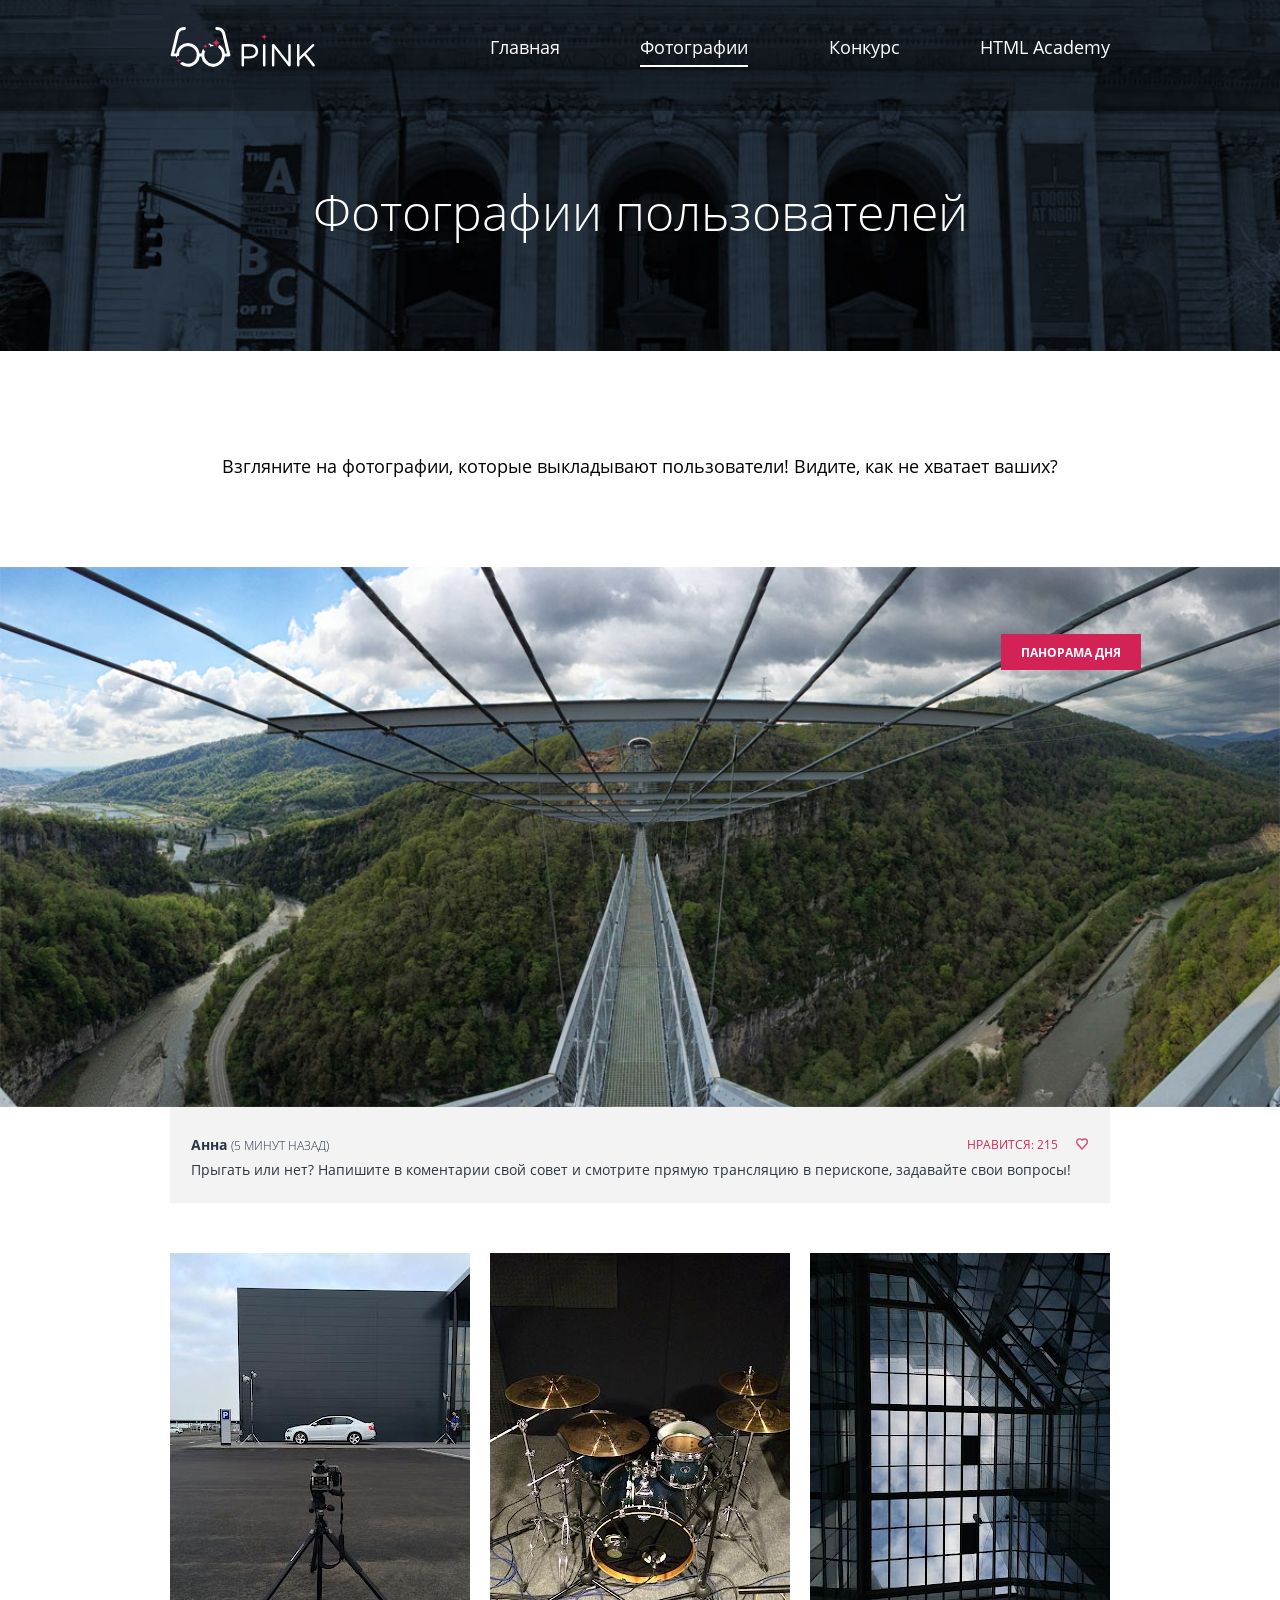
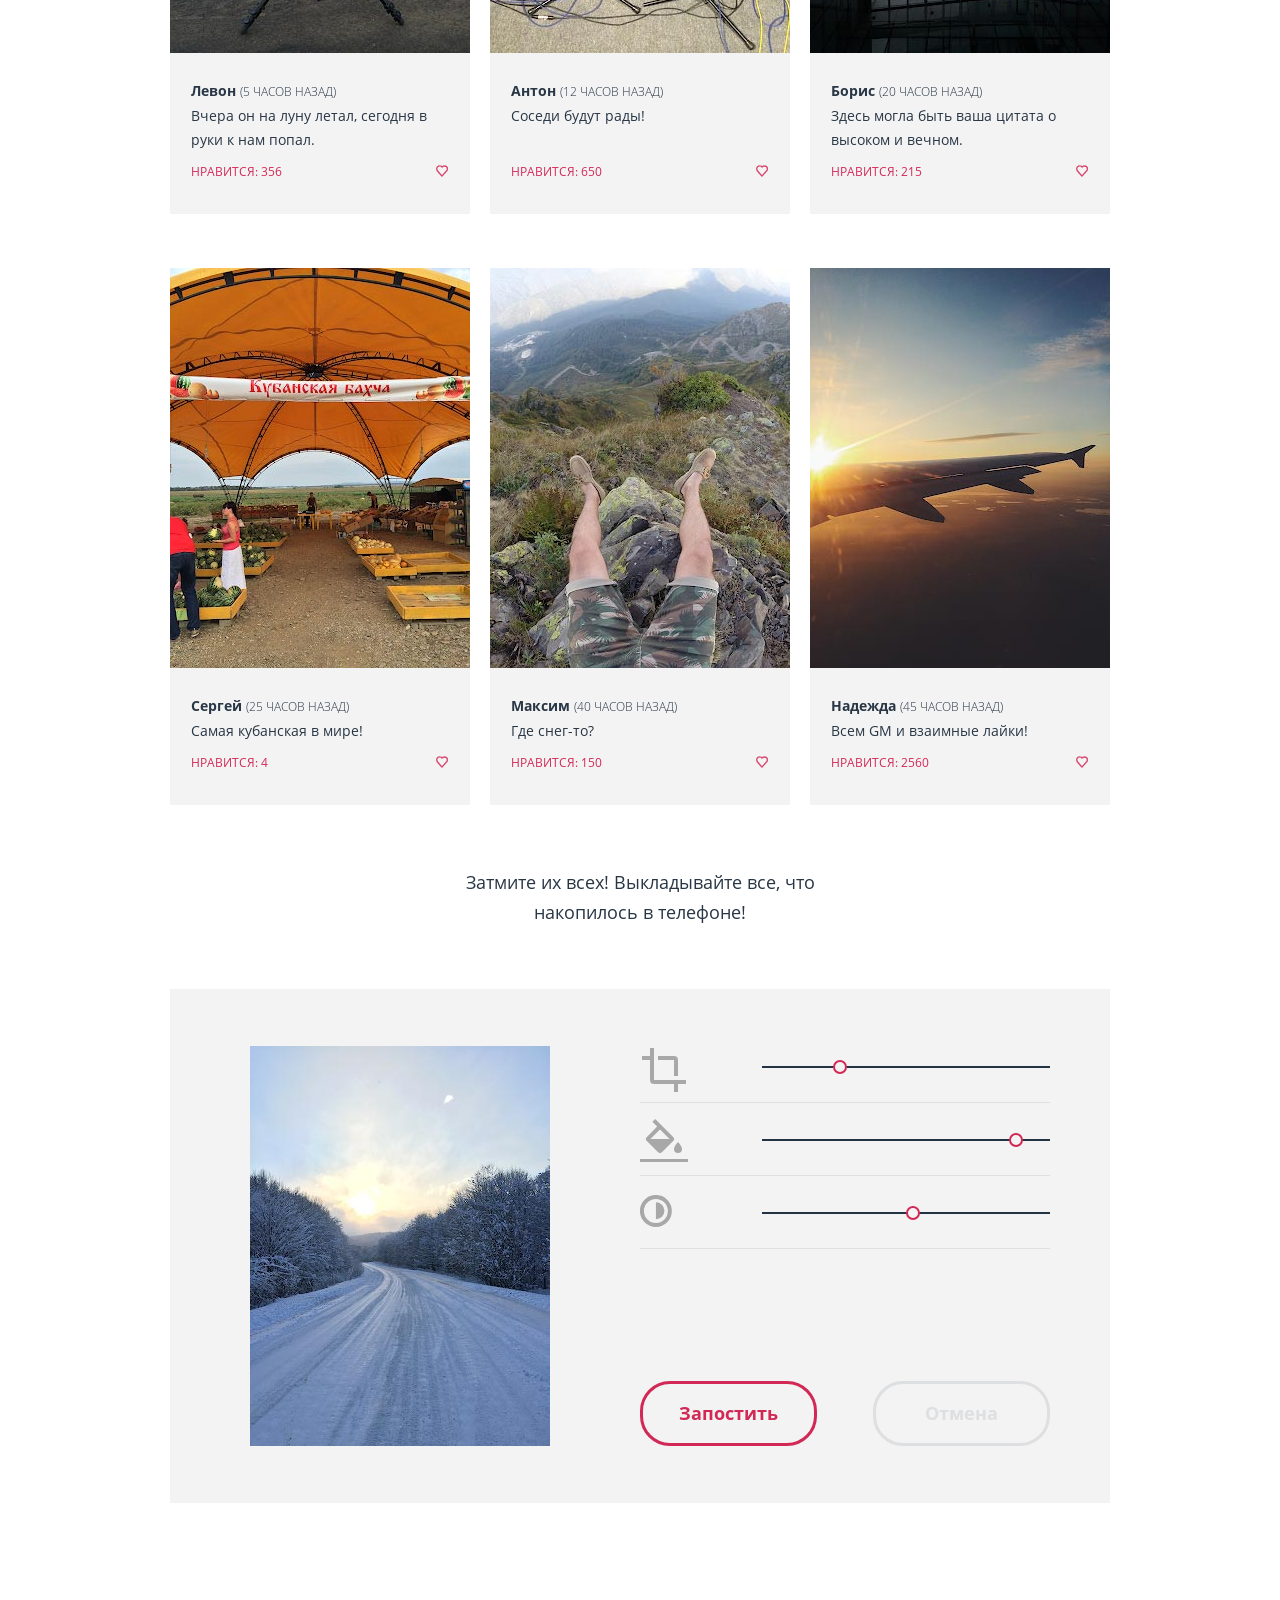
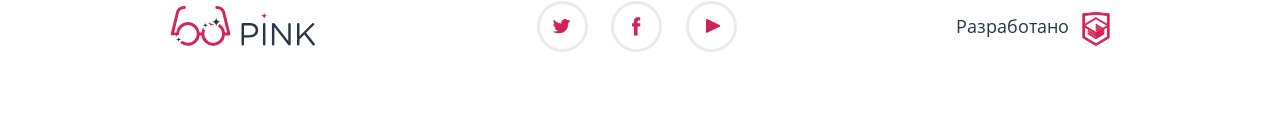
<file: builds/build_ver-Mon_Sep_11_2017_18_57_48/photo.html>
<!doctype html>
<html class="no-js" lang="ru">

    <head>
        <meta charset="utf-8">
        <meta http-equiv="x-ua-compatible" content="ie=edge">
        <title>Фотографии</title>
        <meta content="" name="description">
        <meta content="" name="keywords">
        <meta name="viewport" content="width=device-width, initial-scale=1">

        <meta content="telephone=no" name="format-detection">
        <!-- This make sence for mobile browsers. It means, that content has been optimized for mobile browsers -->
        <meta name="HandheldFriendly" content="true">


        <!--[if (gt IE 9)|!(IE)]><!-->
        <link href="static/css/mainoei5tawnub0uzavvaemi.min.css" rel="stylesheet" type="text/css">
        <!--<![endif]-->

        <meta property="og:title" content="" />
        <meta property="og:url" content="" />
        <meta property="og:description" content="" />
        <meta property="og:image" content="" />
        <meta property="og:image:type" content="image/jpeg" />
        <meta property="og:image:width" content="500" />
        <meta property="og:image:height" content="300" />
        <meta property="twitter:description" content="" />
        <link rel="image_src" href="" />

        <link rel="icon" type="image/x-icon" href="favicon.ico">
        <script>
            (function(H){H.className=H.className.replace(/\bno-js\b/,'js')})(document.documentElement)
        </script>

    </head>

    <body class="page">

        <div class="page__wrapper">
            <header class="page-header page-header--photo">
                <div id="pageHeaderRowTop" class="page-header__rowTop">
                    <div class="container">
                        <nav id="mainNav" class="main-nav">
                            <div class="logo logo--header">
                                <a class="logo__link logo__link--header" href="index.html"></a>
                            </div>
                            <button id="mainNavButton" class="main-nav__button" type="button"></button>
                            <ul id="mainNavList" class="main-nav__list">
                                <li class="main-nav__items"><a href="index.html" class="main-nav__item">Главная</a>
                                </li>
                                <li class="main-nav__items"><a class="main-nav__item main-nav__item--active">Фотографии</a>
                                </li>
                                <li class="main-nav__items"><a href="form.html" class="main-nav__item">Конкурс</a>
                                </li>
                                <li class="main-nav__items"><a href="#" class="main-nav__item">HTML Academy</a>
                                </li>
                            </ul>
                        </nav>
                    </div>
                </div>
                <div class="page-header__rowContent page-header__rowContent--photo">
                    <div class="container">
                        <div class="page-header__rowContent-wrap page-header__rowContent-wrap--photo">
                            <h1 class="page-header__headline page-header__headline--photo">Фотографии пользователей</h1>
                        </div>
                    </div>
                </div>
            </header>
            <main class="page-content page-content--photo">
                <div class="page-title page-title--photo">
                    <div class="container">
                        <h2 class="page-title__headline page-title__headline--photo">Взгляните на фотографии, которые выкладывают пользователи! Видите, как не хватает ваших?</h2>
                    </div>
                </div>
                <div class="popular-photo">
                    <div class="popular-photo__img">
                        <picture>
                            <source media="(max-width: 950px) and (min-width: 611px)" srcset="static/img/content/popular-photo-tablet.jpg">
                                <source media="(max-width: 610px)" srcset="static/img/content/popular-photo-mobile.jpg">
                                    <img src="static/img/content/popular-photo.jpg" alt="Панорама дня">
                        </picture>
                        <div class="popular-photo__mark">Панорама дня</div>
                    </div>
                    <div class="container">
                        <div class="popular-photo__wrap">
                            <div class="photo-user-description">
                                <div class="photo-user-description__row">
                                    <p class="photo-user-description__userName">Анна <span>(5 минут назад)</span>
                                    </p>
                                    <p class="photo-user-description__like">Нравится: 215</p>
                                </div>
                                <p class="photo-user-description__text">Прыгать или нет? Напишите в коментарии свой совет и смотрите прямую трансляцию в перископе, задавайте свои вопросы!</p>
                            </div>
                        </div>
                    </div>
                </div>
                <div class="photo-carts">
                    <div class="container">
                        <div class="photo-carts__wrap">
                            <div class="photo-cart">
                                <div class="photo-cart__img">
                                    <picture>
                                        <source media="(max-width: 950px) and (min-width: 611px)" srcset="static/img/content/photo-cart-img1-tablet.jpg">
                                            <source media="(max-width: 610px)" srcset="static/img/content/photo-cart-img1-mobile.jpg">
                                                <img src="static/img/content/photo-cart-img1.jpg" alt="Фото пользователя">
                                    </picture>
                                </div>
                                <div class="photo-user-description photo-user-description--photo-cart">
                                    <div class="photo-user-description__row">
                                        <p class="photo-user-description__userName">Левон <span>(5 часов назад)</span>
                                        </p>
                                        <p class="photo-user-description__like photo-user-description__like--photo-cart">Нравится: 356</p>
                                    </div>
                                    <p class="photo-user-description__text photo-user-description__text--photo-cart">Вчера он на луну летал, сегодня в руки к нам попал.</p>
                                </div>
                            </div>
                            <div class="photo-cart">
                                <div class="photo-cart__img">
                                    <picture>
                                        <source media="(max-width: 950px) and (min-width: 611px)" srcset="static/img/content/photo-cart-img2-tablet.jpg">
                                            <source media="(max-width: 610px)" srcset="static/img/content/photo-cart-img2-mobile.jpg">
                                                <img src="static/img/content/photo-cart-img2.jpg" alt="Фото пользователя">
                                    </picture>
                                </div>
                                <div class="photo-user-description photo-user-description--photo-cart">
                                    <div class="photo-user-description__row">
                                        <p class="photo-user-description__userName">Антон <span>(12 часов назад)</span>
                                        </p>
                                        <p class="photo-user-description__like photo-user-description__like--photo-cart">Нравится: 650</p>
                                    </div>
                                    <p class="photo-user-description__text photo-user-description__text--photo-cart">Соседи будут рады!</p>
                                </div>
                            </div>
                            <div class="photo-cart">
                                <div class="photo-cart__img">
                                    <picture>
                                        <source media="(max-width: 950px) and (min-width: 611px)" srcset="static/img/content/photo-cart-img3-tablet.jpg">
                                            <source media="(max-width: 610px)" srcset="static/img/content/photo-cart-img3-mobile.jpg">
                                                <img src="static/img/content/photo-cart-img3.jpg" alt="Фото пользователя">
                                    </picture>
                                </div>
                                <div class="photo-user-description photo-user-description--photo-cart">
                                    <div class="photo-user-description__row">
                                        <p class="photo-user-description__userName">Борис <span>(20 часов назад)</span>
                                        </p>
                                        <p class="photo-user-description__like photo-user-description__like--photo-cart">Нравится: 215</p>
                                    </div>
                                    <p class="photo-user-description__text photo-user-description__text--photo-cart">Здесь могла быть ваша цитата о высоком и вечном.</p>
                                </div>
                            </div>
                            <div class="photo-cart">
                                <div class="photo-cart__img">
                                    <picture>
                                        <source media="(max-width: 950px) and (min-width: 611px)" srcset="static/img/content/photo-cart-img4-tablet.jpg">
                                            <source media="(max-width: 610px)" srcset="static/img/content/photo-cart-img4-mobile.jpg">
                                                <img src="static/img/content/photo-cart-img4.jpg" alt="Фото пользователя">
                                    </picture>
                                </div>
                                <div class="photo-user-description photo-user-description--photo-cart">
                                    <div class="photo-user-description__row">
                                        <p class="photo-user-description__userName">Сергей <span>(25 часов назад)</span>
                                        </p>
                                        <p class="photo-user-description__like photo-user-description__like--photo-cart">Нравится: 4</p>
                                    </div>
                                    <p class="photo-user-description__text photo-user-description__text--photo-cart">Самая кубанская в мире!</p>
                                </div>
                            </div>
                            <div class="photo-cart">
                                <div class="photo-cart__img">
                                    <picture>
                                        <source media="(max-width: 950px) and (min-width: 611px)" srcset="static/img/content/photo-cart-img5-tablet.jpg">
                                            <source media="(max-width: 610px)" srcset="static/img/content/photo-cart-img5-mobile.jpg">
                                                <img src="static/img/content/photo-cart-img5.jpg" alt="Фото пользователя">
                                    </picture>
                                </div>
                                <div class="photo-user-description photo-user-description--photo-cart">
                                    <div class="photo-user-description__row">
                                        <p class="photo-user-description__userName">Максим <span>(40 часов назад)</span>
                                        </p>
                                        <p class="photo-user-description__like photo-user-description__like--photo-cart">Нравится: 150</p>
                                    </div>
                                    <p class="photo-user-description__text photo-user-description__text--photo-cart">Где снег-то?</p>
                                </div>
                            </div>
                            <div class="photo-cart">
                                <div class="photo-cart__img">
                                    <picture>
                                        <source media="(max-width: 950px) and (min-width: 611px)" srcset="static/img/content/photo-cart-img6-tablet.jpg">
                                            <source media="(max-width: 610px)" srcset="static/img/content/photo-cart-img6-mobile.jpg">
                                                <img src="static/img/content/photo-cart-img6.jpg" alt="Фото пользователя">
                                    </picture>
                                </div>
                                <div class="photo-user-description photo-user-description--photo-cart">
                                    <div class="photo-user-description__row">
                                        <p class="photo-user-description__userName">Надежда <span>(45 часов назад)</span>
                                        </p>
                                        <p class="photo-user-description__like photo-user-description__like--photo-cart">Нравится: 2560</p>
                                    </div>
                                    <p class="photo-user-description__text photo-user-description__text--photo-cart">Всем GM и взаимные лайки!</p>
                                </div>
                            </div>
                        </div>
                    </div>
                </div>
                <div class="photo-filter">
                    <div class="container">
                        <div class="photo-filter__wrap">
                            <h2 class="photo-filter__headline">Затмите их всех! Выкладывайте все, что накопилось в телефоне!</h2>
                            <div class="photo-filter__content">
                                <div class="photo-filter__img">
                                    <picture>
                                        <source media="(max-width: 950px) and (min-width: 611px)" srcset="static/img/content/photo-filter-img-tablet.jpg">
                                            <source media="(max-width: 610px)" srcset="static/img/content/photo-filter-img-mobile.jpg">
                                                <img src="static/img/content/photo-filter-img.jpg" alt="Фото фильтра">
                                    </picture>
                                </div>
                                <div class="photo-filter__block">
                                    <ul class="photo-filter__list">
                                        <li class="photo-filter__items photo-filter__items--filter1">
                                            <span class="photo-filter__item photo-filter__item--filter1"></span>
                                        </li>
                                        <li class="photo-filter__items photo-filter__items--filter2">
                                            <span class="photo-filter__item photo-filter__item--filter2"></span>
                                        </li>
                                        <li class="photo-filter__items photo-filter__items--filter3">
                                            <span class="photo-filter__item photo-filter__item--filter3"></span>
                                        </li>
                                    </ul>
                                    <div class="photo-filter__block-sendWrap">
                                        <button class="photo-filter__button photo-filter__button--send" type="button">Запостить</button>
                                        <button class="photo-filter__button photo-filter__button--none" type="button">Отмена</button>
                                    </div>
                                </div>
                            </div>
                        </div>
                    </div>
                </div>
            </main>
            <footer class="page-footer page-footer--photo">
                <div class="container">
                    <div class="page-footer__wrap">
                        <div class="logo logo--footer">
                            <a class="logo__link logo__link--footer" href="index.html"></a>
                        </div>
                        <div class="socials socials--photo">
                            <a href="#" class="socials__link socials__link--tw"></a>
                            <a href="#" class="socials__link socials__link--fb"></a>
                            <a href="#" class="socials__link socials__link--yt"></a>
                        </div>
                        <div class="copyright">
                            <a class="copyright__link" href="https://htmlacademy.ru/">Разработано</a>
                        </div>
                    </div>
                </div>
            </footer>
        </div>
        <script src="https://ajax.googleapis.com/ajax/libs/jquery/3.2.1/jquery.min.js"></script>



        <!-- Main scripts. You can replace it, but I recommend you to leave it here     -->
        <script src="static/js/mainoei5tawnub0uzavvaemi.min.js"></script>
    </body>

</html>
</file>
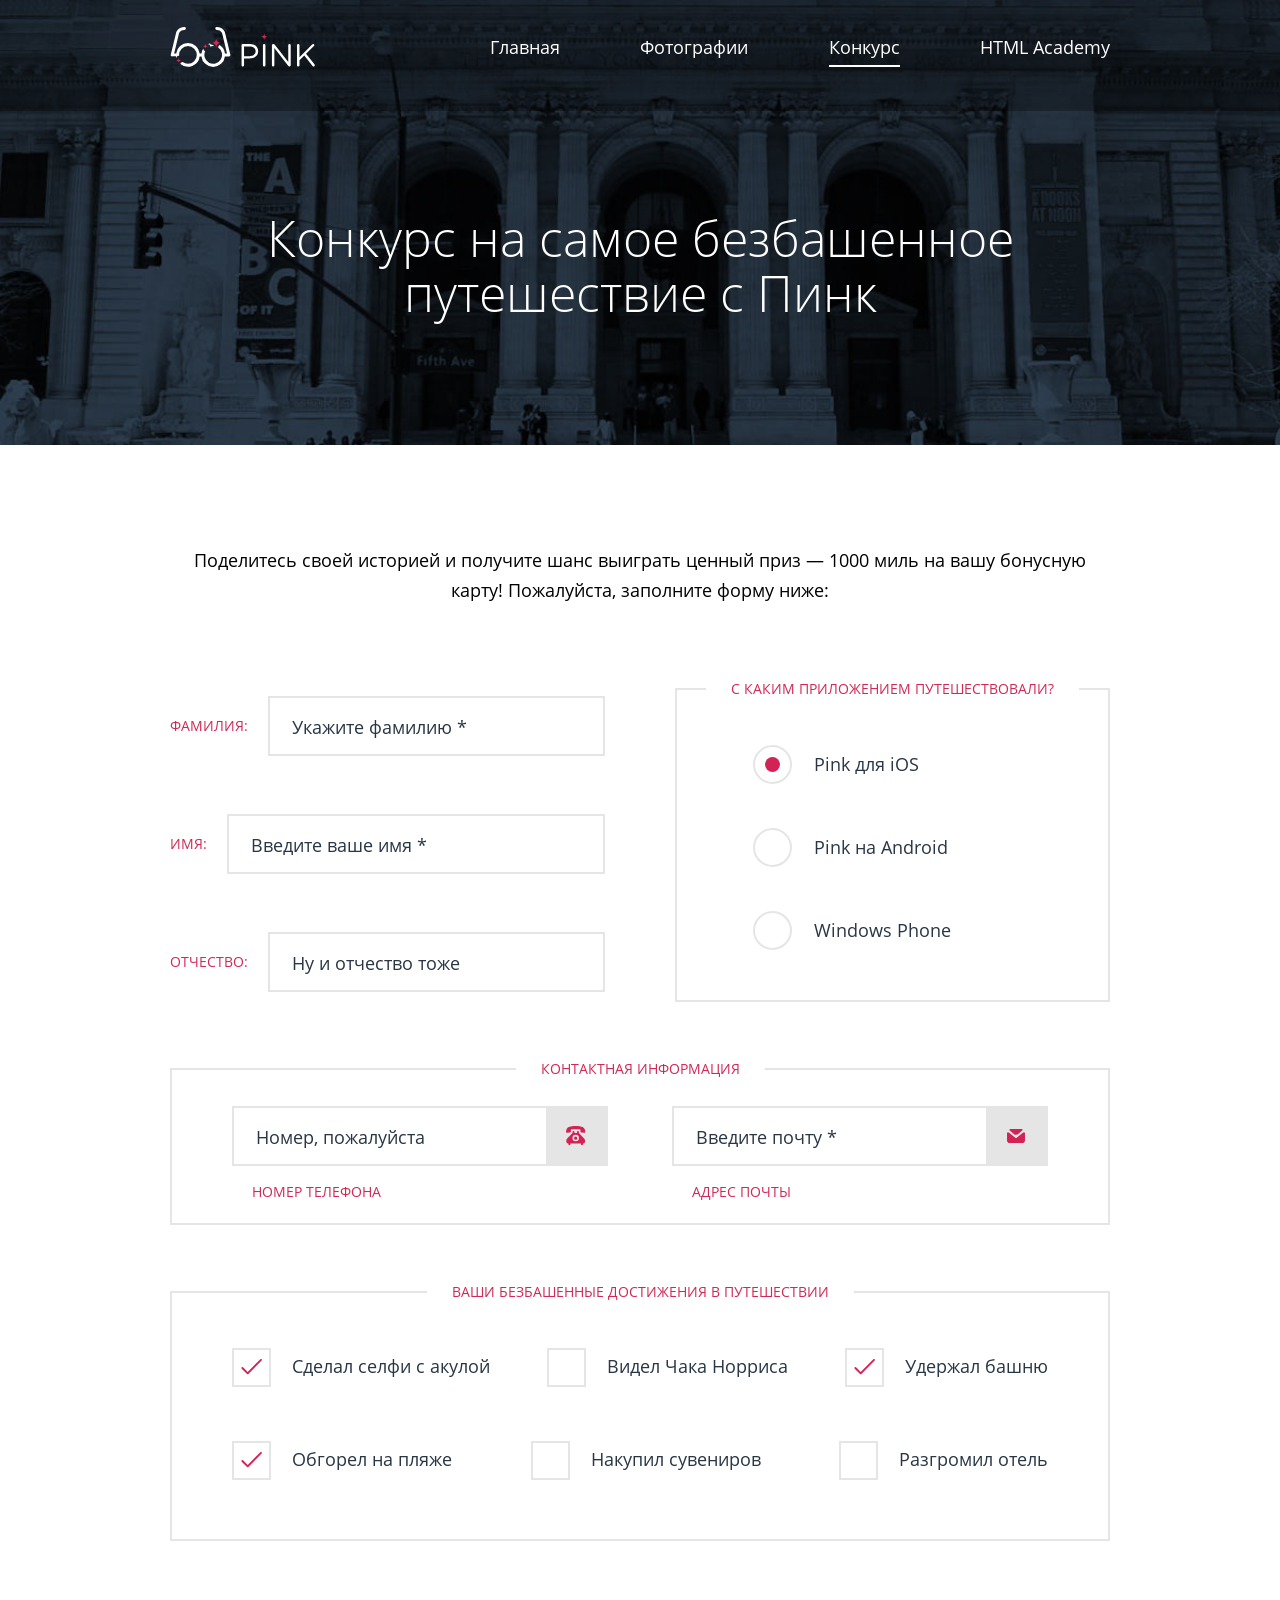
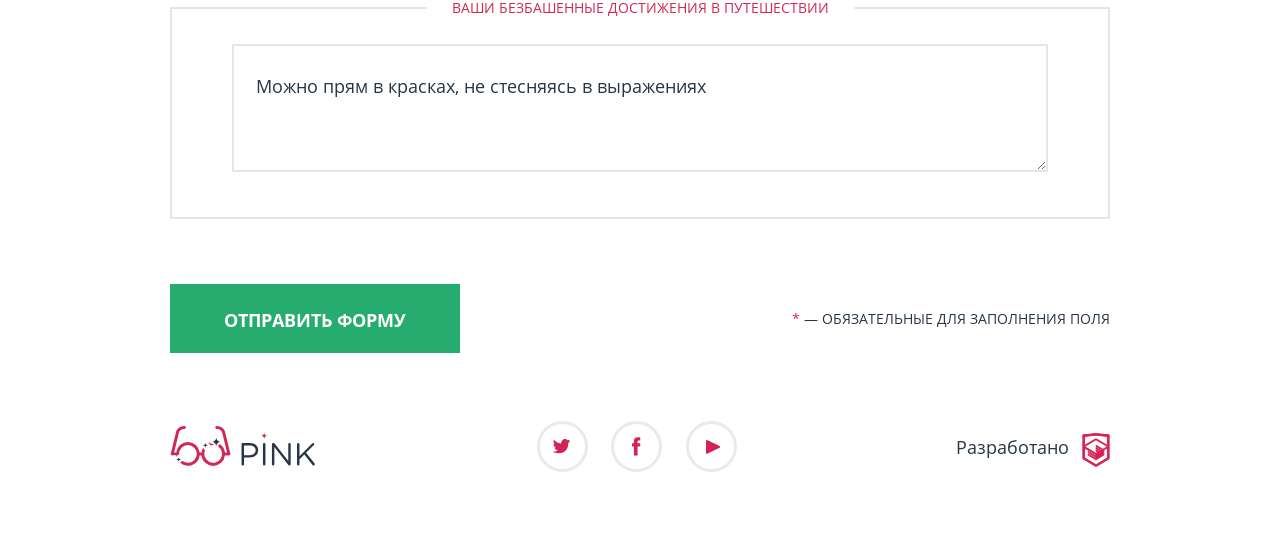
<file: builds/build_ver-Tue_Sep_12_2017_15_12_46/form.html>
<!doctype html>
<html class="no-js" lang="ru">

    <head>
        <meta charset="utf-8">
        <meta http-equiv="x-ua-compatible" content="ie=edge">
        <title>Конкурс</title>
        <meta content="" name="description">
        <meta content="" name="keywords">
        <meta name="viewport" content="width=device-width, initial-scale=1">

        <meta content="telephone=no" name="format-detection">
        <!-- This make sence for mobile browsers. It means, that content has been optimized for mobile browsers -->
        <meta name="HandheldFriendly" content="true">


        <!--[if (gt IE 9)|!(IE)]><!-->
        <link href="static/css/mainnhthh481au2uzncdi.min.css" rel="stylesheet" type="text/css">
        <!--<![endif]-->

        <meta property="og:title" content="" />
        <meta property="og:url" content="" />
        <meta property="og:description" content="" />
        <meta property="og:image" content="" />
        <meta property="og:image:type" content="image/jpeg" />
        <meta property="og:image:width" content="500" />
        <meta property="og:image:height" content="300" />
        <meta property="twitter:description" content="" />
        <link rel="image_src" href="" />

        <link rel="icon" type="image/x-icon" href="favicon.ico">
        <script>
            (function(H){H.className=H.className.replace(/\bno-js\b/,'js')})(document.documentElement)
        </script>

    </head>

    <body class="page">

        <div class="page__wrapper">
            <header class="page-header page-header--photo">
                <div id="pageHeaderRowTop" class="page-header__rowTop">
                    <div class="container">
                        <nav id="mainNav" class="main-nav">
                            <div class="logo logo--header">
                                <a class="logo__link logo__link--header" href="index.html"></a>
                            </div>
                            <button id="mainNavButton" class="main-nav__button" type="button"></button>
                            <ul id="mainNavList" class="main-nav__list">
                                <li class="main-nav__items"><a href="index.html" class="main-nav__item">Главная</a>
                                </li>
                                <li class="main-nav__items"><a href="photo.html" class="main-nav__item">Фотографии</a>
                                </li>
                                <li class="main-nav__items"><a class="main-nav__item main-nav__item--active">Конкурс</a>
                                </li>
                                <li class="main-nav__items"><a href="#" class="main-nav__item">HTML Academy</a>
                                </li>
                            </ul>
                        </nav>
                    </div>
                </div>
                <div class="page-header__rowContent page-header__rowContent--photo">
                    <div class="container">
                        <div class="page-header__rowContent-wrap page-header__rowContent-wrap--form">
                            <h1 class="page-header__headline page-header__headline--photo">Конкурс на самое безбашенное путешествие с Пинк</h1>
                        </div>
                    </div>
                </div>
            </header>
            <main class="page-content page-content--form">
                <div class="page-title page-title--photo page-title--margin">
                    <div class="container">
                        <h2 class="page-title__headline page-title__headline--photo">Поделитесь своей историей и получите шанс выиграть ценный приз — 1000 миль на вашу бонусную карту! Пожалуйста, заполните форму ниже:</h2>
                    </div>
                </div>
                <form class="main-form" action="action.php" method="get">
                    <div class="container">
                        <div class="main-form__wrap">
                            <div class="main-form__blocksWrap">
                                <div class="main-form__block-userName">
                                    <ul class="main-form__block-userName-list">
                                        <li class="main-form__block-userName-items">
                                            <label for="userSurname">Фамилия:</label>
                                            <input id="userSurname" type="text" name="userSurname" placeholder="Укажите фамилию *" required>
                                        </li>
                                        <li class="main-form__block-userName-items">
                                            <label for="userName">Имя:</label>
                                            <input id="userName" type="text" name="userName" placeholder="Введите ваше имя *" required>
                                        </li>
                                        <li class="main-form__block-userName-items">
                                            <label for="userSecondname">Отчество:</label>
                                            <input id="userSecondname" type="text" name="userSecondname" placeholder="Ну и отчество тоже">
                                        </li>
                                    </ul>
                                </div>
                                <div class="main-form__block-app">
                                    <h2 class="main-form__block-headline">С каким приложением путешествовали?</h2>
                                    <div class="main-form__block-app-content">
                                        <ul class="main-form__block-app-list">
                                            <li class="main-form__block-app-items">
                                                <input id="ios" type="radio" name="app" checked>
                                                <label for="ios">Pink для iOS
                                                    <span></span>
                                                </label>
                                            </li>
                                            <li class="main-form__block-app-items">
                                                <input id="android" type="radio" name="app">
                                                <label for="android">Pink на Android
                                                    <span></span>
                                                </label>
                                            </li>
                                            <li class="main-form__block-app-items">
                                                <input id="microsoft" type="radio" name="app">
                                                <label for="microsoft">Windows Phone
                                                    <span></span>
                                                </label>
                                            </li>
                                        </ul>
                                    </div>
                                </div>
                            </div>
                            <div class="main-form__block-contacts">
                                <h2 class="main-form__block-headline main-form__block-headline--contacts">Контактная информация</h2>
                                <ul class="main-form__block-contacts-list">
                                    <li class="main-form__block-contacts-items">
                                        <div class="main-form__block-contacts-inputWrap main-form__block-contacts-inputWrap--tel">
                                            <input id="userTel" type="tel" name="userTel" placeholder="Номер, пожалуйста">
                                            <span></span>
                                        </div>
                                        <label for="userTel">Номер телефона</label>
                                    </li>
                                    <li class="main-form__block-contacts-items">
                                        <div class="main-form__block-contacts-inputWrap main-form__block-contacts-inputWrap--mail">
                                            <input id="userMail" type="email" name="userMail" placeholder="Введите почту *" required>
                                            <span></span>
                                        </div>
                                        <label for="userMail">Адрес почты</label>
                                    </li>
                                </ul>
                            </div>
                            <div class="main-form__block-achivments">
                                <h2 class="main-form__block-headline">Ваши безбашенные достижения в путешествии</h2>
                                <ul class="main-form__block-achivments-list">
                                    <li class="main-form__block-achivments-items">
                                        <input id="achivment1" type="checkbox" name="achivment" checked>
                                        <label for="achivment1">Сделал селфи с акулой
                                            <span></span>
                                        </label>
                                    </li>
                                    <li class="main-form__block-achivments-items">
                                        <input id="achivment2" type="checkbox" name="achivment">
                                        <label for="achivment2">Видел Чака Норриса
                                            <span></span>
                                        </label>
                                    </li>
                                    <li class="main-form__block-achivments-items">
                                        <input id="achivment3" type="checkbox" name="achivment" checked>
                                        <label for="achivment3">Удержал башню
                                            <span></span>
                                        </label>
                                    </li>
                                    <li class="main-form__block-achivments-items">
                                        <input id="achivment4" type="checkbox" name="achivment" checked>
                                        <label for="achivment4">Обгорел на пляже
                                            <span></span>
                                        </label>
                                    </li>
                                    <li class="main-form__block-achivments-items">
                                        <input id="achivment5" type="checkbox" name="achivment">
                                        <label for="achivment5">Накупил сувениров
                                            <span></span>
                                        </label>
                                    </li>
                                    <li class="main-form__block-achivments-items">
                                        <input id="achivment6" type="checkbox" name="achivment">
                                        <label for="achivment6">Разгромил отель
                                            <span></span>
                                        </label>
                                    </li>
                                </ul>
                            </div>
                            <div class="main-form__block-textarea">
                                <h2 class="main-form__block-headline">Ваши безбашенные достижения в путешествии</h2>
                                <div class="main-form__block-textarea-content">
                                    <textarea name="textarea" placeholder="Можно прям в красках, не стесняясь в выражениях"></textarea>
                                </div>
                            </div>
                            <div class="main-form__block-send">
                                <button class="main-form__block-sendButton" type="submit">Отправить форму</button>
                                <p class="main-form__block-sendText"><span>*</span> — обязательные <span>для заполнения</span> поля</p>
                            </div>
                        </div>
                    </div>
                </form>
            </main>
            <footer class="page-footer page-footer--photo">
                <div class="container">
                    <div class="page-footer__wrap">
                        <div class="logo logo--footer">
                            <a class="logo__link logo__link--footer" href="index.html"></a>
                        </div>
                        <div class="socials socials--photo">
                            <a href="#" class="socials__link socials__link--tw"></a>
                            <a href="#" class="socials__link socials__link--fb"></a>
                            <a href="#" class="socials__link socials__link--yt"></a>
                        </div>
                        <div class="copyright">
                            <a class="copyright__link" href="https://htmlacademy.ru/">Разработано</a>
                        </div>
                    </div>
                </div>
            </footer>
        </div>
        <script src="https://ajax.googleapis.com/ajax/libs/jquery/3.2.1/jquery.min.js"></script>



        <!-- Main scripts. You can replace it, but I recommend you to leave it here     -->
        <script src="static/js/mainnhthh481au2uzncdi.min.js"></script>
    </body>

</html>
</file>
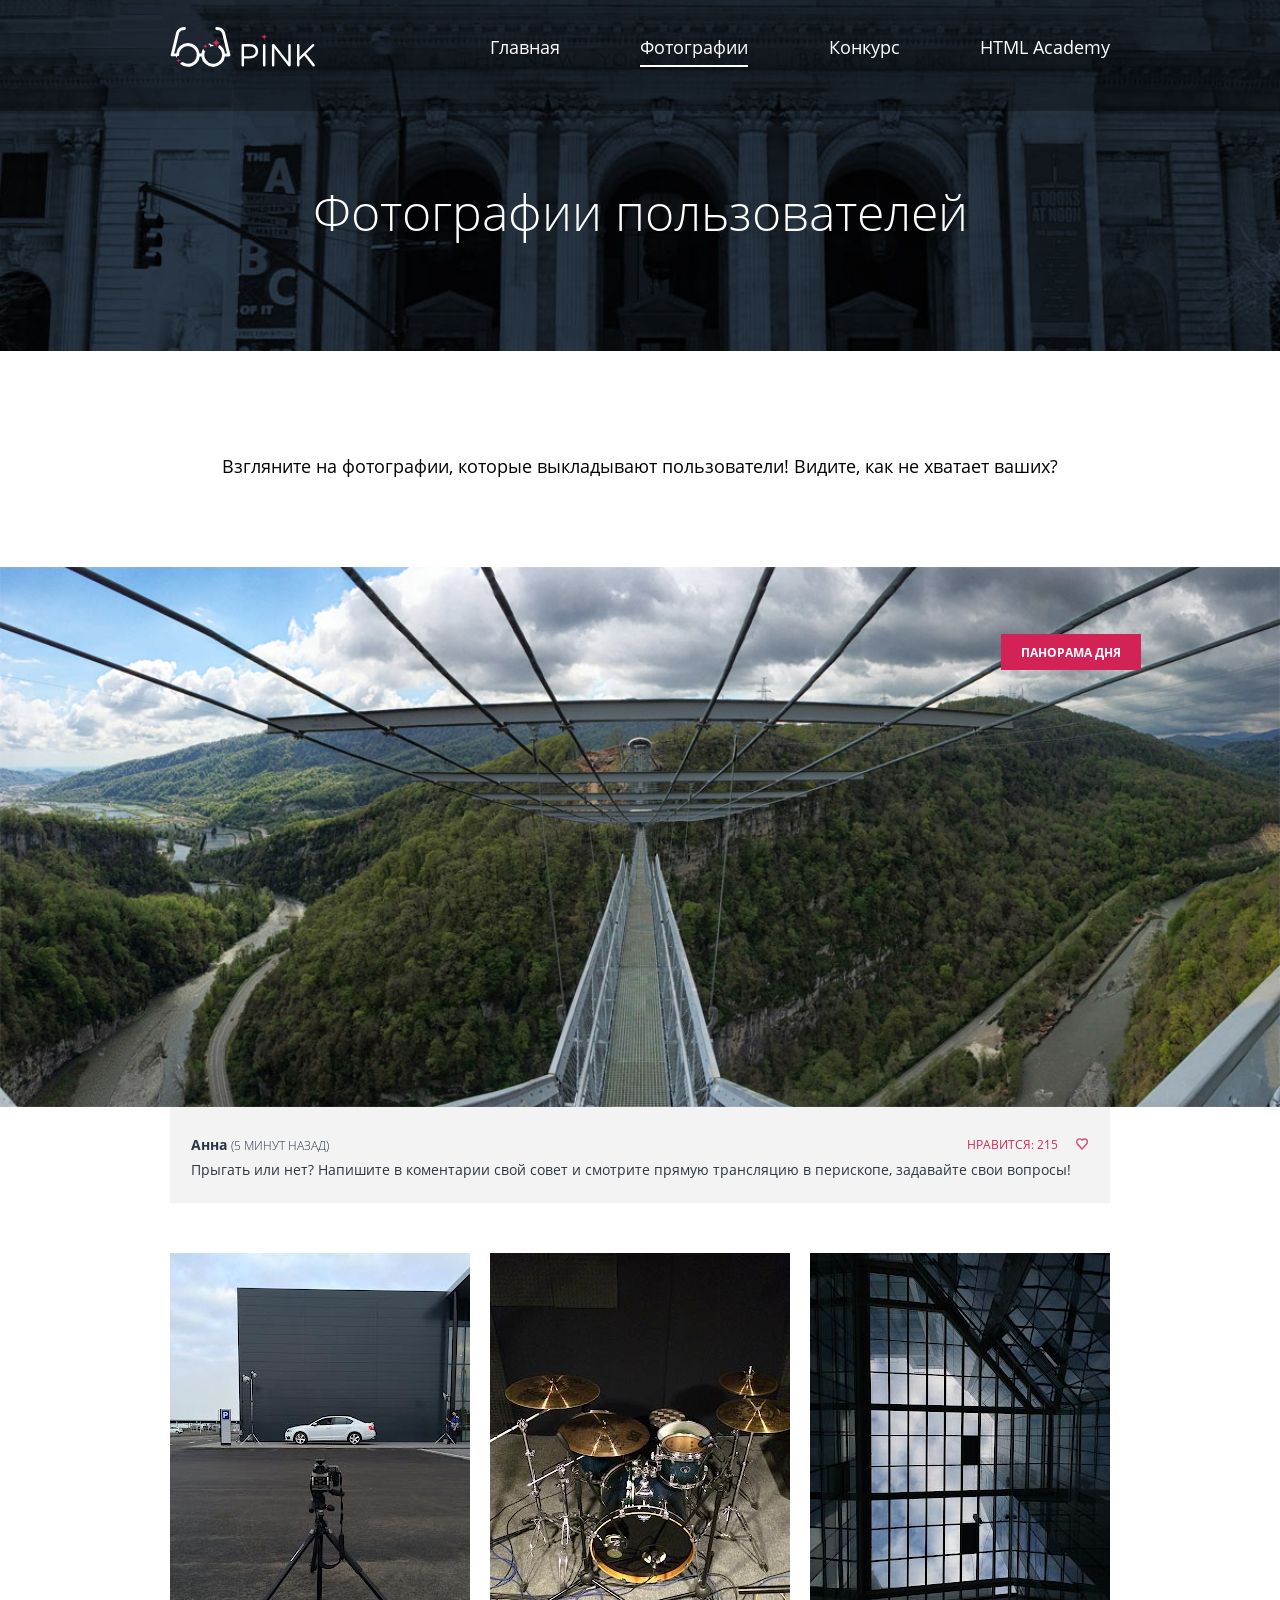
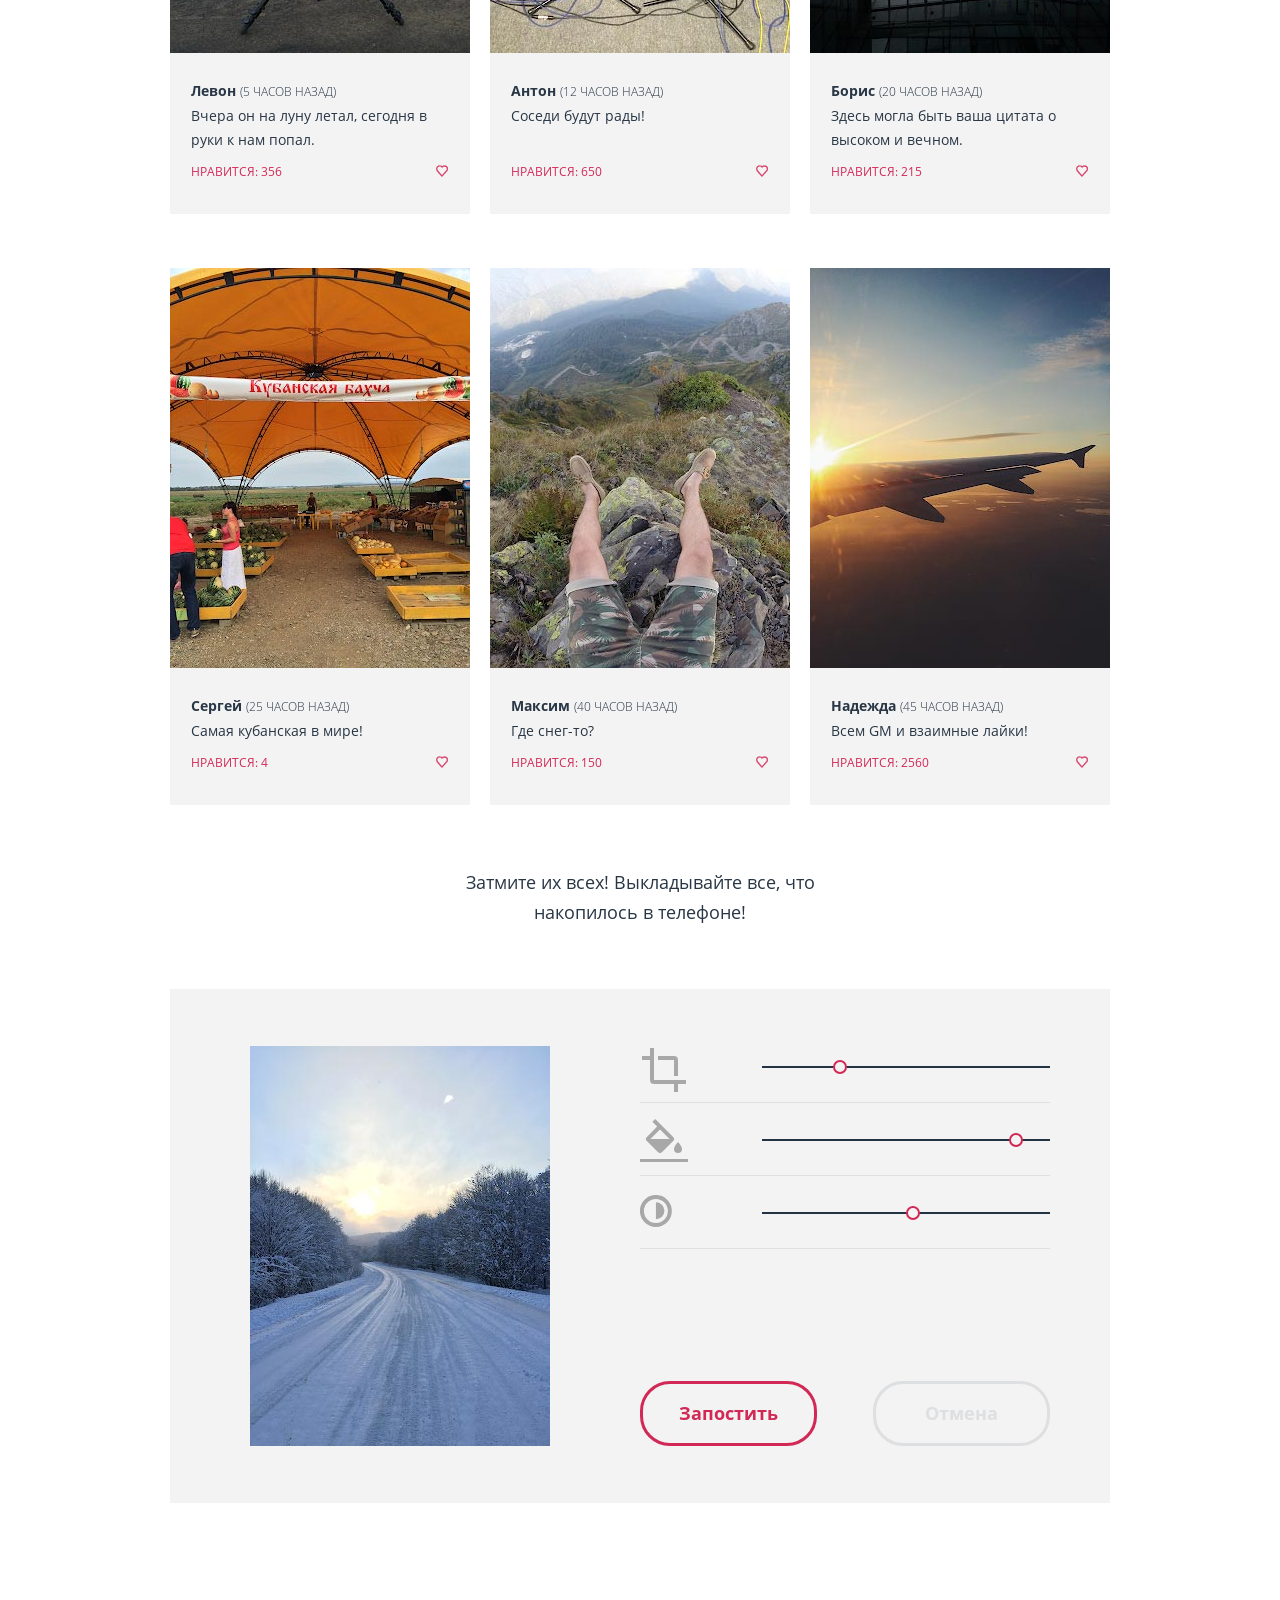
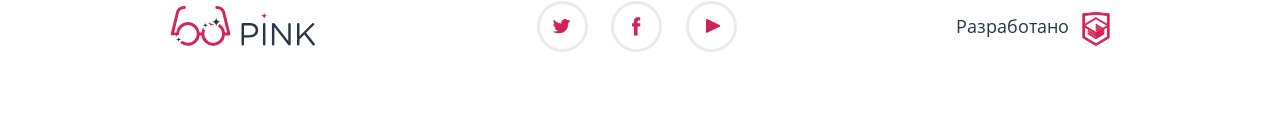
<file: builds/build_ver-Tue_Sep_12_2017_15_12_46/photo.html>
<!doctype html>
<html class="no-js" lang="ru">

    <head>
        <meta charset="utf-8">
        <meta http-equiv="x-ua-compatible" content="ie=edge">
        <title>Фотографии</title>
        <meta content="" name="description">
        <meta content="" name="keywords">
        <meta name="viewport" content="width=device-width, initial-scale=1">

        <meta content="telephone=no" name="format-detection">
        <!-- This make sence for mobile browsers. It means, that content has been optimized for mobile browsers -->
        <meta name="HandheldFriendly" content="true">


        <!--[if (gt IE 9)|!(IE)]><!-->
        <link href="static/css/mainnhthh481au2uzncdi.min.css" rel="stylesheet" type="text/css">
        <!--<![endif]-->

        <meta property="og:title" content="" />
        <meta property="og:url" content="" />
        <meta property="og:description" content="" />
        <meta property="og:image" content="" />
        <meta property="og:image:type" content="image/jpeg" />
        <meta property="og:image:width" content="500" />
        <meta property="og:image:height" content="300" />
        <meta property="twitter:description" content="" />
        <link rel="image_src" href="" />

        <link rel="icon" type="image/x-icon" href="favicon.ico">
        <script>
            (function(H){H.className=H.className.replace(/\bno-js\b/,'js')})(document.documentElement)
        </script>

    </head>

    <body class="page">

        <div class="page__wrapper">
            <header class="page-header page-header--photo">
                <div id="pageHeaderRowTop" class="page-header__rowTop">
                    <div class="container">
                        <nav id="mainNav" class="main-nav">
                            <div class="logo logo--header">
                                <a class="logo__link logo__link--header" href="index.html"></a>
                            </div>
                            <button id="mainNavButton" class="main-nav__button" type="button"></button>
                            <ul id="mainNavList" class="main-nav__list">
                                <li class="main-nav__items"><a href="index.html" class="main-nav__item">Главная</a>
                                </li>
                                <li class="main-nav__items"><a class="main-nav__item main-nav__item--active">Фотографии</a>
                                </li>
                                <li class="main-nav__items"><a href="form.html" class="main-nav__item">Конкурс</a>
                                </li>
                                <li class="main-nav__items"><a href="#" class="main-nav__item">HTML Academy</a>
                                </li>
                            </ul>
                        </nav>
                    </div>
                </div>
                <div class="page-header__rowContent page-header__rowContent--photo">
                    <div class="container">
                        <div class="page-header__rowContent-wrap page-header__rowContent-wrap--photo">
                            <h1 class="page-header__headline page-header__headline--photo">Фотографии пользователей</h1>
                        </div>
                    </div>
                </div>
            </header>
            <main class="page-content page-content--photo">
                <div class="page-title page-title--photo">
                    <div class="container">
                        <h2 class="page-title__headline page-title__headline--photo">Взгляните на фотографии, которые выкладывают пользователи! Видите, как не хватает ваших?</h2>
                    </div>
                </div>
                <div class="popular-photo">
                    <div class="popular-photo__img">
                        <picture>
                            <source media="(max-width: 950px) and (min-width: 611px)" srcset="static/img/content/popular-photo-tablet.jpg">
                                <source media="(max-width: 610px)" srcset="static/img/content/popular-photo-mobile.jpg">
                                    <img src="static/img/content/popular-photo.jpg" alt="Панорама дня">
                        </picture>
                        <div class="popular-photo__mark">Панорама дня</div>
                    </div>
                    <div class="container">
                        <div class="popular-photo__wrap">
                            <div class="photo-user-description">
                                <div class="photo-user-description__row">
                                    <p class="photo-user-description__userName">Анна <span>(5 минут назад)</span>
                                    </p>
                                    <p class="photo-user-description__like">Нравится: 215</p>
                                </div>
                                <p class="photo-user-description__text">Прыгать или нет? Напишите в коментарии свой совет и смотрите прямую трансляцию в перископе, задавайте свои вопросы!</p>
                            </div>
                        </div>
                    </div>
                </div>
                <div class="photo-carts">
                    <div class="container">
                        <div class="photo-carts__wrap">
                            <div class="photo-cart">
                                <div class="photo-cart__img">
                                    <picture>
                                        <source media="(max-width: 950px) and (min-width: 611px)" srcset="static/img/content/photo-cart-img1-tablet.jpg">
                                            <source media="(max-width: 610px)" srcset="static/img/content/photo-cart-img1-mobile.jpg">
                                                <img src="static/img/content/photo-cart-img1.jpg" alt="Фото пользователя">
                                    </picture>
                                </div>
                                <div class="photo-user-description photo-user-description--photo-cart">
                                    <div class="photo-user-description__row">
                                        <p class="photo-user-description__userName">Левон <span>(5 часов назад)</span>
                                        </p>
                                        <p class="photo-user-description__like photo-user-description__like--photo-cart">Нравится: 356</p>
                                    </div>
                                    <p class="photo-user-description__text photo-user-description__text--photo-cart">Вчера он на луну летал, сегодня в руки к нам попал.</p>
                                </div>
                            </div>
                            <div class="photo-cart">
                                <div class="photo-cart__img">
                                    <picture>
                                        <source media="(max-width: 950px) and (min-width: 611px)" srcset="static/img/content/photo-cart-img2-tablet.jpg">
                                            <source media="(max-width: 610px)" srcset="static/img/content/photo-cart-img2-mobile.jpg">
                                                <img src="static/img/content/photo-cart-img2.jpg" alt="Фото пользователя">
                                    </picture>
                                </div>
                                <div class="photo-user-description photo-user-description--photo-cart">
                                    <div class="photo-user-description__row">
                                        <p class="photo-user-description__userName">Антон <span>(12 часов назад)</span>
                                        </p>
                                        <p class="photo-user-description__like photo-user-description__like--photo-cart">Нравится: 650</p>
                                    </div>
                                    <p class="photo-user-description__text photo-user-description__text--photo-cart">Соседи будут рады!</p>
                                </div>
                            </div>
                            <div class="photo-cart">
                                <div class="photo-cart__img">
                                    <picture>
                                        <source media="(max-width: 950px) and (min-width: 611px)" srcset="static/img/content/photo-cart-img3-tablet.jpg">
                                            <source media="(max-width: 610px)" srcset="static/img/content/photo-cart-img3-mobile.jpg">
                                                <img src="static/img/content/photo-cart-img3.jpg" alt="Фото пользователя">
                                    </picture>
                                </div>
                                <div class="photo-user-description photo-user-description--photo-cart">
                                    <div class="photo-user-description__row">
                                        <p class="photo-user-description__userName">Борис <span>(20 часов назад)</span>
                                        </p>
                                        <p class="photo-user-description__like photo-user-description__like--photo-cart">Нравится: 215</p>
                                    </div>
                                    <p class="photo-user-description__text photo-user-description__text--photo-cart">Здесь могла быть ваша цитата о высоком и вечном.</p>
                                </div>
                            </div>
                            <div class="photo-cart">
                                <div class="photo-cart__img">
                                    <picture>
                                        <source media="(max-width: 950px) and (min-width: 611px)" srcset="static/img/content/photo-cart-img4-tablet.jpg">
                                            <source media="(max-width: 610px)" srcset="static/img/content/photo-cart-img4-mobile.jpg">
                                                <img src="static/img/content/photo-cart-img4.jpg" alt="Фото пользователя">
                                    </picture>
                                </div>
                                <div class="photo-user-description photo-user-description--photo-cart">
                                    <div class="photo-user-description__row">
                                        <p class="photo-user-description__userName">Сергей <span>(25 часов назад)</span>
                                        </p>
                                        <p class="photo-user-description__like photo-user-description__like--photo-cart">Нравится: 4</p>
                                    </div>
                                    <p class="photo-user-description__text photo-user-description__text--photo-cart">Самая кубанская в мире!</p>
                                </div>
                            </div>
                            <div class="photo-cart">
                                <div class="photo-cart__img">
                                    <picture>
                                        <source media="(max-width: 950px) and (min-width: 611px)" srcset="static/img/content/photo-cart-img5-tablet.jpg">
                                            <source media="(max-width: 610px)" srcset="static/img/content/photo-cart-img5-mobile.jpg">
                                                <img src="static/img/content/photo-cart-img5.jpg" alt="Фото пользователя">
                                    </picture>
                                </div>
                                <div class="photo-user-description photo-user-description--photo-cart">
                                    <div class="photo-user-description__row">
                                        <p class="photo-user-description__userName">Максим <span>(40 часов назад)</span>
                                        </p>
                                        <p class="photo-user-description__like photo-user-description__like--photo-cart">Нравится: 150</p>
                                    </div>
                                    <p class="photo-user-description__text photo-user-description__text--photo-cart">Где снег-то?</p>
                                </div>
                            </div>
                            <div class="photo-cart">
                                <div class="photo-cart__img">
                                    <picture>
                                        <source media="(max-width: 950px) and (min-width: 611px)" srcset="static/img/content/photo-cart-img6-tablet.jpg">
                                            <source media="(max-width: 610px)" srcset="static/img/content/photo-cart-img6-mobile.jpg">
                                                <img src="static/img/content/photo-cart-img6.jpg" alt="Фото пользователя">
                                    </picture>
                                </div>
                                <div class="photo-user-description photo-user-description--photo-cart">
                                    <div class="photo-user-description__row">
                                        <p class="photo-user-description__userName">Надежда <span>(45 часов назад)</span>
                                        </p>
                                        <p class="photo-user-description__like photo-user-description__like--photo-cart">Нравится: 2560</p>
                                    </div>
                                    <p class="photo-user-description__text photo-user-description__text--photo-cart">Всем GM и взаимные лайки!</p>
                                </div>
                            </div>
                        </div>
                    </div>
                </div>
                <div class="photo-filter">
                    <div class="container">
                        <div class="photo-filter__wrap">
                            <h2 class="photo-filter__headline">Затмите их всех! Выкладывайте все, что накопилось в телефоне!</h2>
                            <div class="photo-filter__content">
                                <div class="photo-filter__img">
                                    <picture>
                                        <source media="(max-width: 950px) and (min-width: 611px)" srcset="static/img/content/photo-filter-img-tablet.jpg">
                                            <source media="(max-width: 610px)" srcset="static/img/content/photo-filter-img-mobile.jpg">
                                                <img src="static/img/content/photo-filter-img.jpg" alt="Фото фильтра">
                                    </picture>
                                </div>
                                <div class="photo-filter__block">
                                    <ul class="photo-filter__list">
                                        <li class="photo-filter__items photo-filter__items--filter1">
                                            <span class="photo-filter__item photo-filter__item--filter1"></span>
                                        </li>
                                        <li class="photo-filter__items photo-filter__items--filter2">
                                            <span class="photo-filter__item photo-filter__item--filter2"></span>
                                        </li>
                                        <li class="photo-filter__items photo-filter__items--filter3">
                                            <span class="photo-filter__item photo-filter__item--filter3"></span>
                                        </li>
                                    </ul>
                                    <div class="photo-filter__block-sendWrap">
                                        <button class="photo-filter__button photo-filter__button--send" type="button">Запостить</button>
                                        <button class="photo-filter__button photo-filter__button--none" type="button">Отмена</button>
                                    </div>
                                </div>
                            </div>
                        </div>
                    </div>
                </div>
            </main>
            <footer class="page-footer page-footer--photo">
                <div class="container">
                    <div class="page-footer__wrap">
                        <div class="logo logo--footer">
                            <a class="logo__link logo__link--footer" href="index.html"></a>
                        </div>
                        <div class="socials socials--photo">
                            <a href="#" class="socials__link socials__link--tw"></a>
                            <a href="#" class="socials__link socials__link--fb"></a>
                            <a href="#" class="socials__link socials__link--yt"></a>
                        </div>
                        <div class="copyright">
                            <a class="copyright__link" href="https://htmlacademy.ru/">Разработано</a>
                        </div>
                    </div>
                </div>
            </footer>
        </div>
        <script src="https://ajax.googleapis.com/ajax/libs/jquery/3.2.1/jquery.min.js"></script>



        <!-- Main scripts. You can replace it, but I recommend you to leave it here     -->
        <script src="static/js/mainnhthh481au2uzncdi.min.js"></script>
    </body>

</html>
</file>
